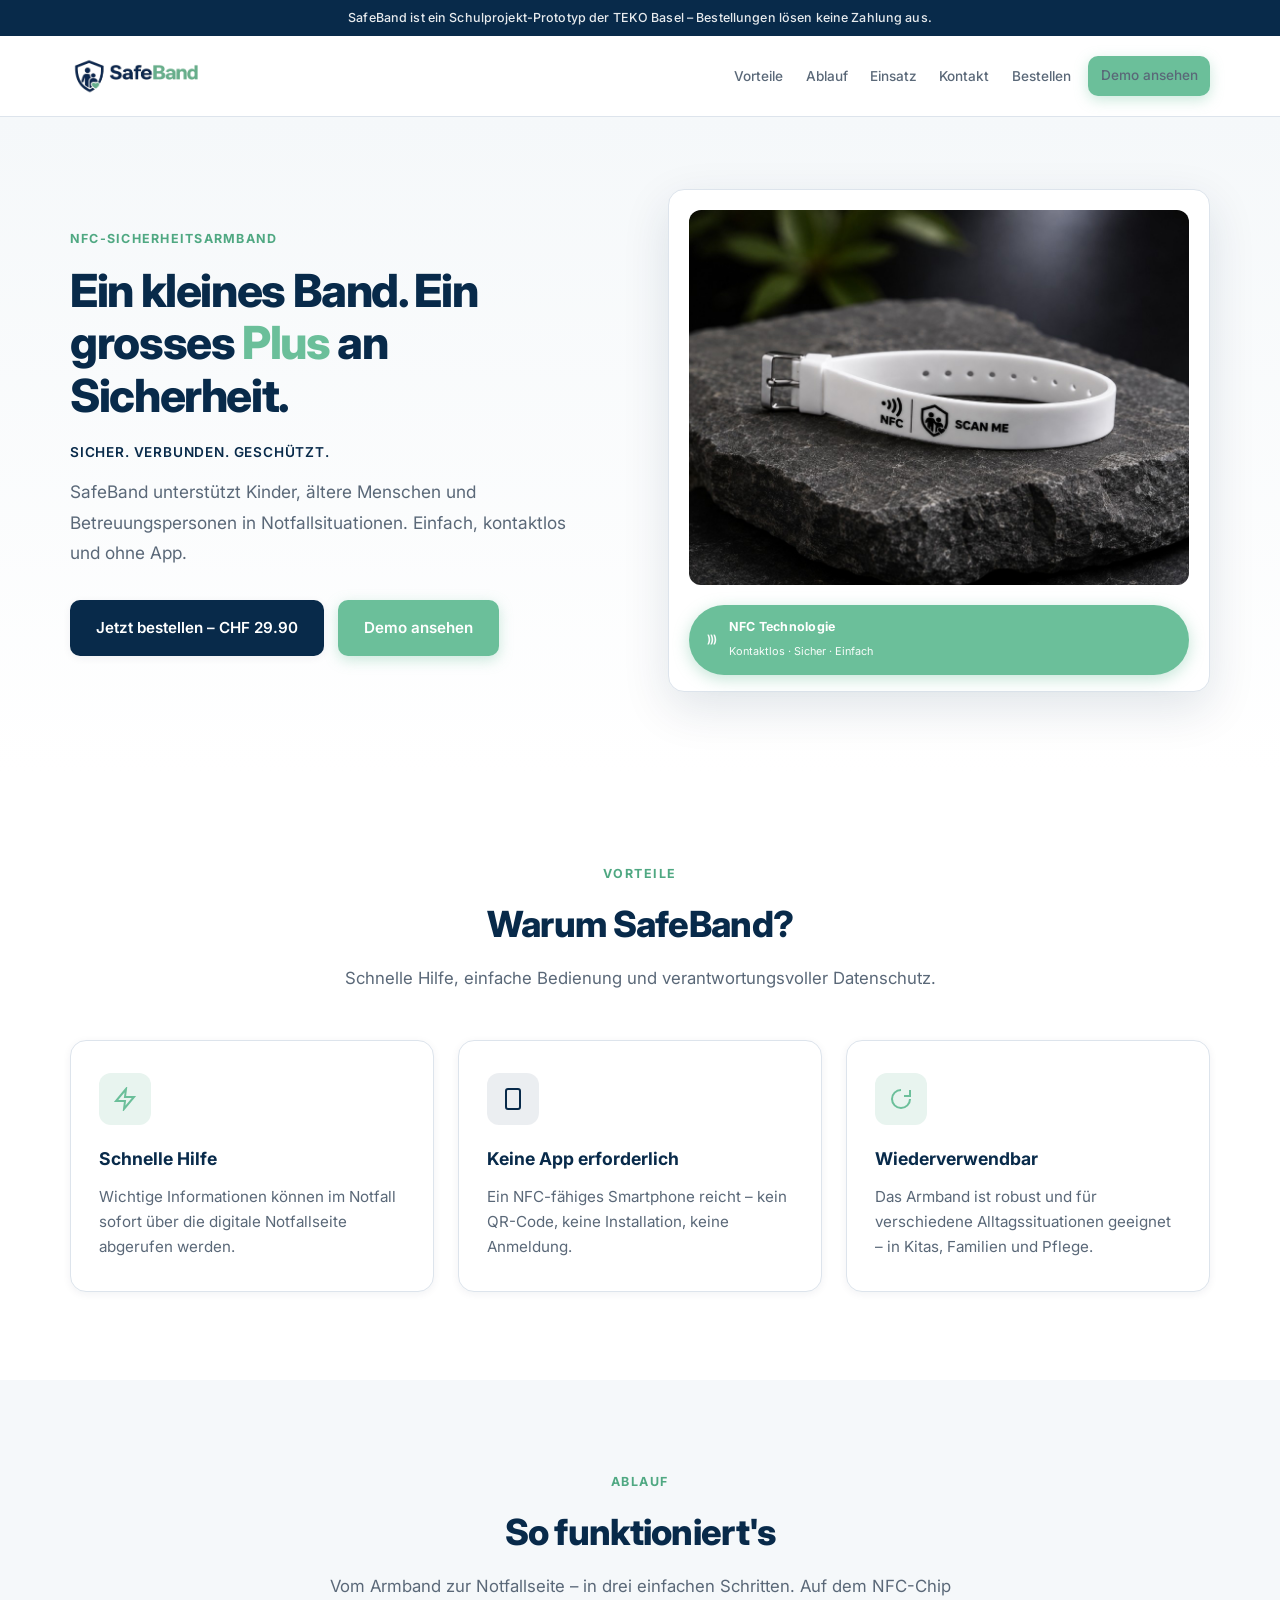
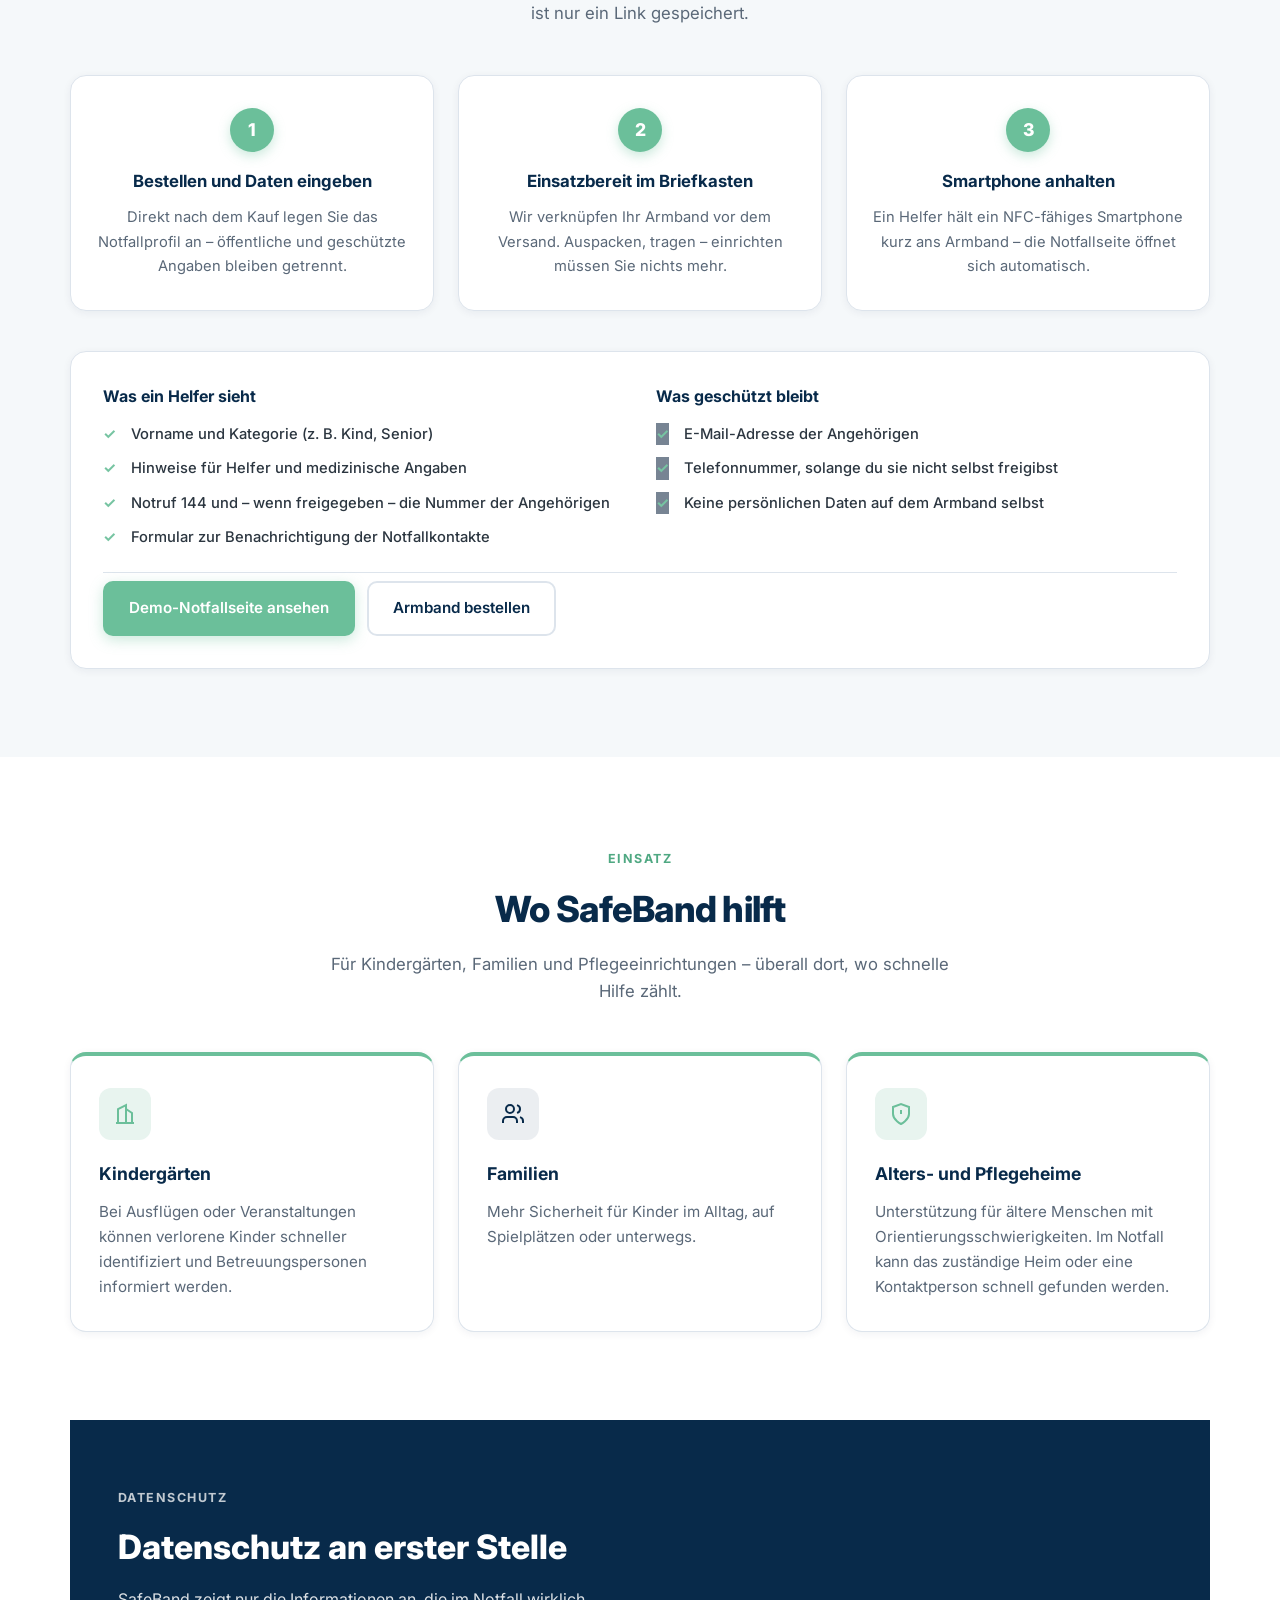
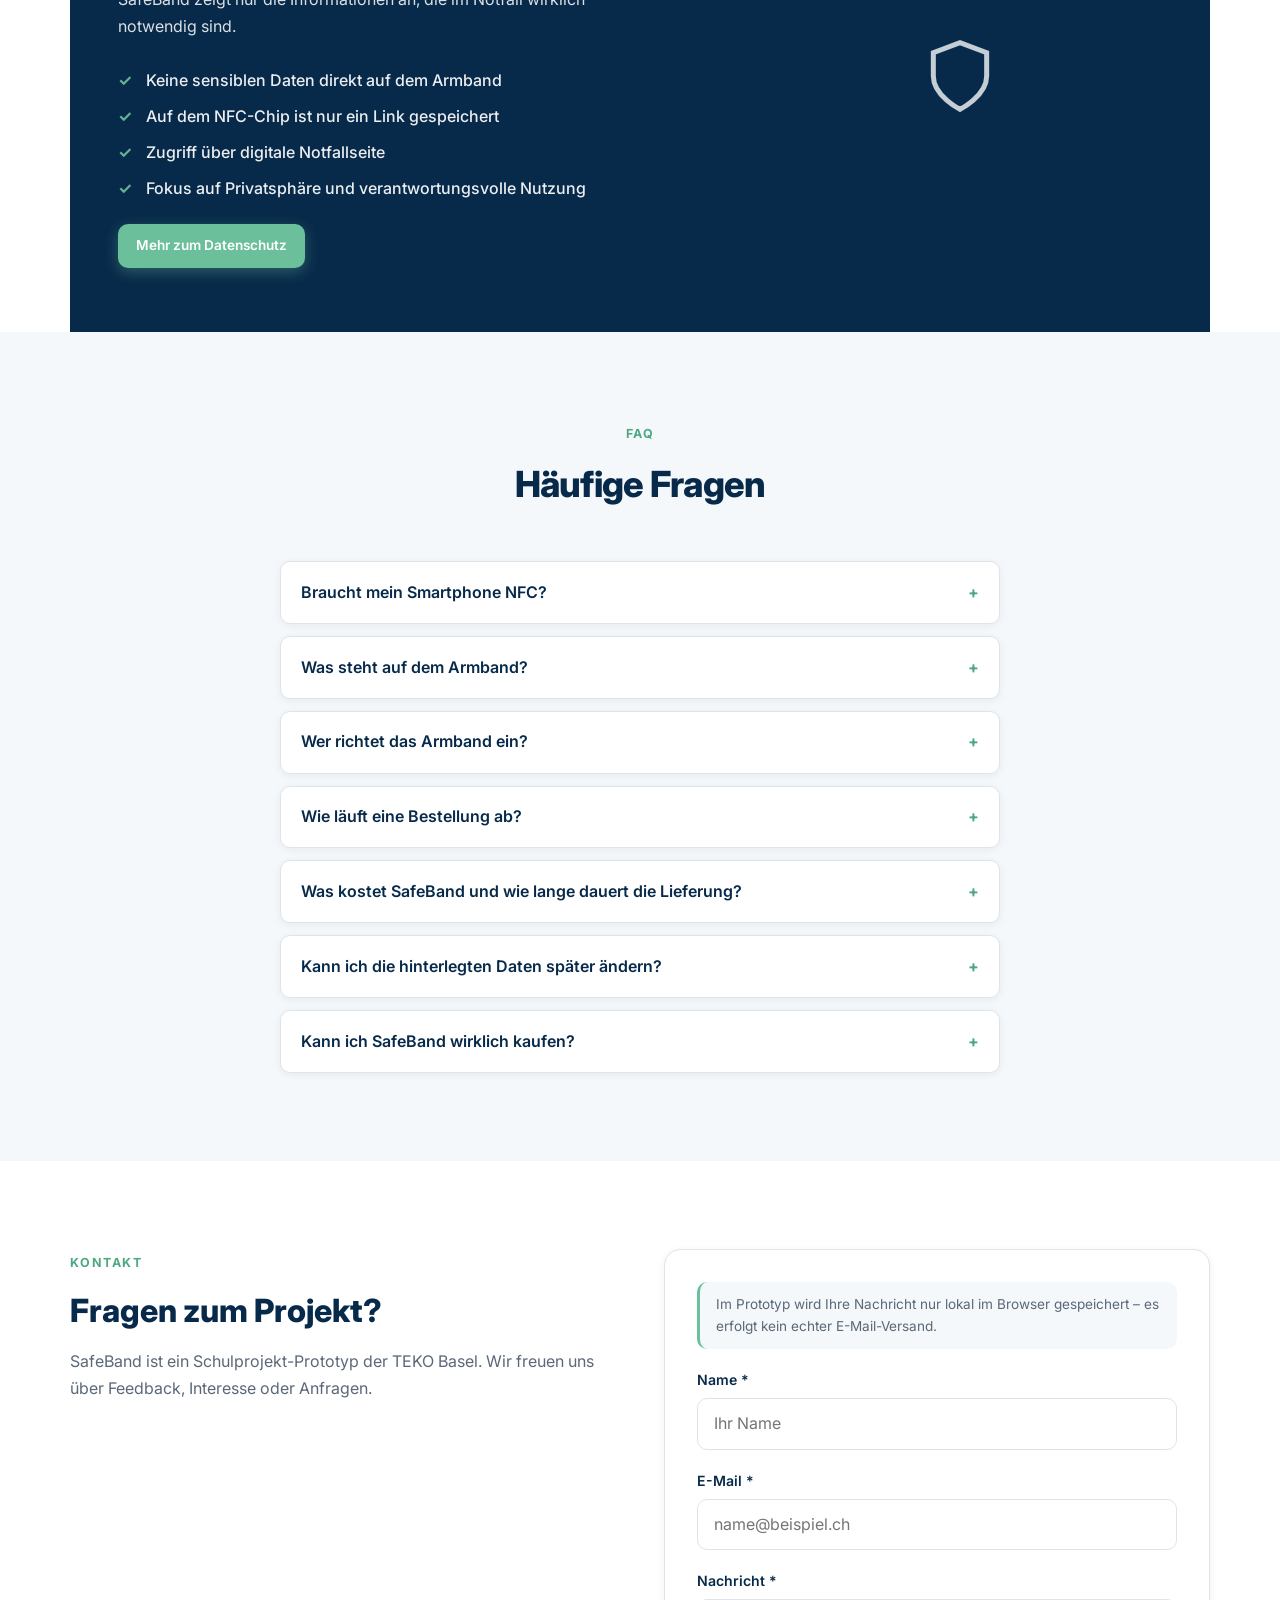
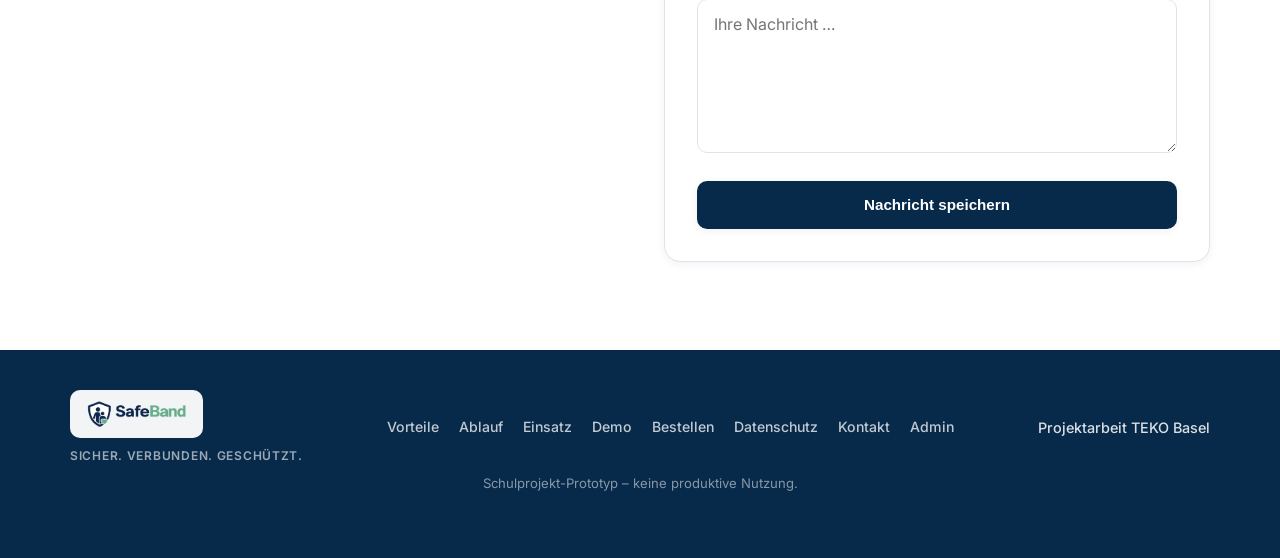
<file: index.html>
<!DOCTYPE html>
<html lang="de">
<head>
  <meta charset="UTF-8">
  <meta name="viewport" content="width=device-width, initial-scale=1.0">
  <meta name="description" content="SafeBand – NFC-Sicherheitsarmband für Kinder, ältere Menschen und Betreuungspersonen. Schnelle Hilfe im Notfall – ohne App.">
  <title>SafeBand – Sicher. Verbunden. Geschützt.</title>
  <link rel="preconnect" href="https://fonts.googleapis.com">
  <link rel="preconnect" href="https://fonts.gstatic.com" crossorigin>
  <link href="https://fonts.googleapis.com/css2?family=Inter:wght@400;500;600;700;800&display=swap" rel="stylesheet">
  <link rel="stylesheet" href="style.css">
</head>
<body class="page-landing">

  <div class="prototype-banner" role="note">
    SafeBand ist ein Schulprojekt-Prototyp der TEKO Basel – Bestellungen lösen keine Zahlung aus.
  </div>

  <header class="site-header" id="start">
    <nav class="nav container">
      <a href="#start" class="brand">
        <img src="assets/Safeband_logo.png" alt="SafeBand – Sicher. Verbunden. Geschützt." class="brand-logo" width="132" height="40">
      </a>
      <button class="nav-toggle" type="button" aria-label="Menü öffnen" aria-expanded="false">
        <span></span><span></span><span></span>
      </button>
      <ul class="nav-links">
        <li><a href="#vorteile">Vorteile</a></li>
        <li><a href="#so-funktionierts">Ablauf</a></li>
        <li><a href="#wo-hilft">Einsatz</a></li>
        <li><a href="#kontakt">Kontakt</a></li>
        <li><a href="bestellen.html">Bestellen</a></li>
        <li class="nav-cta"><a href="/n/DEMO0001" class="btn btn-mint btn-sm">Demo ansehen</a></li>
      </ul>
    </nav>
  </header>

  <main>

    <section class="hero">
      <div class="container hero-grid">
        <div class="hero-copy">
          <p class="eyebrow">NFC-Sicherheitsarmband</p>
          <h1>Ein kleines Band. Ein grosses <span class="c-mint">Plus</span> an Sicherheit.</h1>
          <p class="hero-tagline">Sicher. Verbunden. Geschützt.</p>
          <p class="lead">
            SafeBand unterstützt Kinder, ältere Menschen und Betreuungspersonen in Notfallsituationen.
            Einfach, kontaktlos und ohne App.
          </p>
          <div class="hero-actions">
            <a href="bestellen.html" class="btn btn-primary">Jetzt bestellen – CHF 29.90</a>
            <a href="/n/DEMO0001" class="btn btn-mint">Demo ansehen</a>
          </div>
        </div>
        <div class="hero-visual">
          <div class="product-frame">
            <img src="assets/product-band.png"
                 alt="Weisses SafeBand NFC-Silikonarmband mit schwarzem Aufdruck „NFC – Scan me“ auf einem Steinquader"
                 class="product-image" width="1024" height="768">
            <div class="product-chip">
              <span class="nfc-waves" aria-hidden="true">)))</span>
              <div>
                <strong>NFC Technologie</strong>
                <span>Kontaktlos · Sicher · Einfach</span>
              </div>
            </div>
          </div>
        </div>
      </div>
    </section>

    <section class="section" id="vorteile">
      <div class="container">
        <header class="section-header">
          <span class="section-label">Vorteile</span>
          <h2>Warum SafeBand?</h2>
          <p>Schnelle Hilfe, einfache Bedienung und verantwortungsvoller Datenschutz.</p>
        </header>
        <div class="card-grid card-grid--3">
          <article class="card">
            <div class="card-icon card-icon--mint">
              <svg width="24" height="24" viewBox="0 0 24 24" fill="none" stroke="currentColor" stroke-width="2"><path d="M13 2 3 14h9l-1 8 10-12h-9l1-8z"/></svg>
            </div>
            <h3>Schnelle Hilfe</h3>
            <p>Wichtige Informationen können im Notfall sofort über die digitale Notfallseite abgerufen werden.</p>
          </article>
          <article class="card">
            <div class="card-icon card-icon--navy">
              <svg width="24" height="24" viewBox="0 0 24 24" fill="none" stroke="currentColor" stroke-width="2"><rect x="5" y="2" width="14" height="20" rx="2"/><path d="M12 18h.01"/></svg>
            </div>
            <h3>Keine App erforderlich</h3>
            <p>Ein NFC-fähiges Smartphone reicht – kein QR-Code, keine Installation, keine Anmeldung.</p>
          </article>
          <article class="card">
            <div class="card-icon card-icon--mint">
              <svg width="24" height="24" viewBox="0 0 24 24" fill="none" stroke="currentColor" stroke-width="2"><path d="M21 12a9 9 0 1 1-9-9"/><path d="M21 3v6h-6"/></svg>
            </div>
            <h3>Wiederverwendbar</h3>
            <p>Das Armband ist robust und für verschiedene Alltagssituationen geeignet – in Kitas, Familien und Pflege.</p>
          </article>
        </div>
      </div>
    </section>

    <section class="section section-alt" id="so-funktionierts">
      <div class="container">
        <header class="section-header">
          <span class="section-label">Ablauf</span>
          <h2>So funktioniert's</h2>
          <p>Vom Armband zur Notfallseite – in drei einfachen Schritten. Auf dem NFC-Chip ist nur ein Link gespeichert.</p>
        </header>
        <div class="steps">
          <article class="step">
            <span class="step-num">1</span>
            <h3>Bestellen und Daten eingeben</h3>
            <p>Direkt nach dem Kauf legen Sie das Notfallprofil an – öffentliche und geschützte Angaben bleiben getrennt.</p>
          </article>
          <article class="step">
            <span class="step-num">2</span>
            <h3>Einsatzbereit im Briefkasten</h3>
            <p>Wir verknüpfen Ihr Armband vor dem Versand. Auspacken, tragen – einrichten müssen Sie nichts mehr.</p>
          </article>
          <article class="step">
            <span class="step-num">3</span>
            <h3>Smartphone anhalten</h3>
            <p>Ein Helfer hält ein NFC-fähiges Smartphone kurz ans Armband – die Notfallseite öffnet sich automatisch.</p>
          </article>
        </div>

        <div class="helper-info">
          <div class="helper-info-col">
            <h3>Was ein Helfer sieht</h3>
            <ul class="check-list check-list--compact">
              <li>Vorname und Kategorie (z.&nbsp;B. Kind, Senior)</li>
              <li>Hinweise für Helfer und medizinische Angaben</li>
              <li>Notruf 144 und – wenn freigegeben – die Nummer der Angehörigen</li>
              <li>Formular zur Benachrichtigung der Notfallkontakte</li>
            </ul>
          </div>
          <div class="helper-info-col">
            <h3>Was geschützt bleibt</h3>
            <ul class="check-list check-list--compact check-list--muted">
              <li>E-Mail-Adresse der Angehörigen</li>
              <li>Telefonnummer, solange du sie nicht selbst freigibst</li>
              <li>Keine persönlichen Daten auf dem Armband selbst</li>
            </ul>
          </div>
          <div class="helper-info-actions">
            <a href="/n/DEMO0001" class="btn btn-mint">Demo-Notfallseite ansehen</a>
            <a href="bestellen.html" class="btn btn-secondary">Armband bestellen</a>
          </div>
        </div>
      </div>
    </section>

    <section class="section" id="wo-hilft">
      <div class="container">
        <header class="section-header">
          <span class="section-label">Einsatz</span>
          <h2>Wo SafeBand hilft</h2>
          <p>Für Kindergärten, Familien und Pflegeeinrichtungen – überall dort, wo schnelle Hilfe zählt.</p>
        </header>
        <div class="card-grid card-grid--3">
          <article class="card card-accent">
            <div class="card-icon card-icon--mint">
              <svg width="24" height="24" viewBox="0 0 24 24" fill="none" stroke="currentColor" stroke-width="2"><path d="M3 21h18"/><path d="M5 21V7l8-4v18"/><path d="M19 21V11l-6-4"/><path d="M9 9v.01"/><path d="M9 12v.01"/><path d="M9 15v.01"/><path d="M9 18v.01"/></svg>
            </div>
            <h3>Kindergärten</h3>
            <p>
              Bei Ausflügen oder Veranstaltungen können verlorene Kinder schneller identifiziert
              und Betreuungspersonen informiert werden.
            </p>
          </article>
          <article class="card card-accent">
            <div class="card-icon card-icon--navy">
              <svg width="24" height="24" viewBox="0 0 24 24" fill="none" stroke="currentColor" stroke-width="2"><path d="M16 21v-2a4 4 0 0 0-4-4H6a4 4 0 0 0-4 4v2"/><circle cx="9" cy="7" r="4"/><path d="M22 21v-2a4 4 0 0 0-3-3.87"/><path d="M16 3.13a4 4 0 0 1 0 7.75"/></svg>
            </div>
            <h3>Familien</h3>
            <p>Mehr Sicherheit für Kinder im Alltag, auf Spielplätzen oder unterwegs.</p>
          </article>
          <article class="card card-accent">
            <div class="card-icon card-icon--mint">
              <svg width="24" height="24" viewBox="0 0 24 24" fill="none" stroke="currentColor" stroke-width="2"><path d="M12 22s8-4 8-10V5l-8-3-8 3v7c0 6 8 10 8 10z"/><path d="M12 8v4"/><path d="M12 16h.01"/></svg>
            </div>
            <h3>Alters- und Pflegeheime</h3>
            <p>
              Unterstützung für ältere Menschen mit Orientierungsschwierigkeiten. Im Notfall kann das
              zuständige Heim oder eine Kontaktperson schnell gefunden werden.
            </p>
          </article>
        </div>
      </div>
    </section>

    <section class="section section-privacy" id="datenschutz">
      <div class="container privacy-box">
        <div class="privacy-content">
          <span class="section-label section-label-light">Datenschutz</span>
          <h2>Datenschutz an erster Stelle</h2>
          <p class="privacy-lead">
            SafeBand zeigt nur die Informationen an, die im Notfall wirklich notwendig sind.
          </p>
          <ul class="check-list">
            <li>Keine sensiblen Daten direkt auf dem Armband</li>
            <li>Auf dem NFC-Chip ist nur ein Link gespeichert</li>
            <li>Zugriff über digitale Notfallseite</li>
            <li>Fokus auf Privatsphäre und verantwortungsvolle Nutzung</li>
          </ul>
          <a href="datenschutz.html" class="btn btn-mint btn-sm privacy-link">Mehr zum Datenschutz</a>
        </div>
        <div class="privacy-visual" aria-hidden="true">
          <svg width="80" height="80" viewBox="0 0 24 24" fill="none" stroke="rgba(255,255,255,0.9)" stroke-width="1.5"><path d="M12 22s8-4 8-10V5l-8-3-8 3v7c0 6 8 10 8 10z"/></svg>
        </div>
      </div>
    </section>

    <section class="section section-alt" id="faq">
      <div class="container">
        <header class="section-header">
          <span class="section-label">FAQ</span>
          <h2>Häufige Fragen</h2>
        </header>
        <div class="faq-list">
          <details class="faq-item">
            <summary>Braucht mein Smartphone NFC?</summary>
            <p>Ja, zum Auslesen des Armbands benötigt das Helfer-Smartphone NFC. Die meisten aktuellen Android- und iPhone-Modelle (ab iPhone 7) unterstützen das.</p>
          </details>
          <details class="faq-item">
            <summary>Was steht auf dem Armband?</summary>
            <p>Nur ein NFC-Chip mit einem Link zur Notfallseite – keine Namen, Telefonnummern oder medizinischen Daten direkt auf dem Band.</p>
          </details>
          <details class="faq-item">
            <summary>Wer richtet das Armband ein?</summary>
            <p>Eltern, Betreuungspersonen oder Einrichtungen legen das Notfallprofil direkt nach der Bestellung an und entscheiden dabei, welche Informationen öffentlich sichtbar sind.</p>
          </details>
          <details class="faq-item">
            <summary>Wie läuft eine Bestellung ab?</summary>
            <p>Sie bestellen das Armband, erhalten eine Bestellnummer und hinterlegen anschliessend die Notfalldaten. Wir verknüpfen Ihr Band vor dem Versand mit diesem Profil – beim Auspacken müssen Sie nichts mehr einrichten.</p>
          </details>
          <details class="faq-item">
            <summary>Was kostet SafeBand und wie lange dauert die Lieferung?</summary>
            <p>Ein Armband kostet CHF 29.90 inklusive Notfallprofil und Verwaltungslink. Der Versand kostet CHF 3.50 und dauert 2–4 Werktage innerhalb der Schweiz.</p>
          </details>
          <details class="faq-item">
            <summary>Kann ich die hinterlegten Daten später ändern?</summary>
            <p>Ja. Nach der Einrichtung erhalten Sie einen persönlichen Verwaltungslink. Darüber ändern Sie die Angaben jederzeit oder sperren das Armband bei Verlust – das Band selbst bleibt unangetastet.</p>
          </details>
          <details class="faq-item">
            <summary>Kann ich SafeBand wirklich kaufen?</summary>
            <p>Nein. SafeBand entsteht als Schulprojektarbeit der TEKO Basel. Die Bestellseite zeigt den Ablauf realitätsnah, löst aber keine Zahlung aus und verschickt kein Paket.</p>
          </details>
        </div>
      </div>
    </section>

    <section class="section" id="kontakt">
      <div class="container contact-grid">
        <div class="contact-info">
          <span class="section-label">Kontakt</span>
          <h2>Fragen zum Projekt?</h2>
          <p>
            SafeBand ist ein Schulprojekt-Prototyp der TEKO Basel. Wir freuen uns über Feedback,
            Interesse oder Anfragen.
          </p>
        </div>
        <form id="contact-form" class="contact-form" novalidate>
          <p class="form-hint">Im Prototyp wird Ihre Nachricht nur lokal im Browser gespeichert – es erfolgt kein echter E-Mail-Versand.</p>
          <div class="form-row">
            <label for="contact-name">Name *</label>
            <input type="text" id="contact-name" name="name" required maxlength="80" placeholder="Ihr Name">
          </div>
          <div class="form-row">
            <label for="contact-email">E-Mail *</label>
            <input type="email" id="contact-email" name="email" required maxlength="120" placeholder="name@beispiel.ch">
          </div>
          <div class="form-row">
            <label for="contact-message">Nachricht *</label>
            <textarea id="contact-message" name="message" rows="5" required maxlength="600" placeholder="Ihre Nachricht …"></textarea>
          </div>
          <button type="submit" class="btn btn-primary btn-full">Nachricht speichern</button>
          <p id="contact-success" class="form-success hidden" role="status">Danke! Ihre Nachricht wurde im Prototyp lokal gespeichert.</p>
        </form>
      </div>
    </section>

  </main>

  <footer class="site-footer">
    <div class="container footer-inner">
      <div class="footer-brand">
        <div class="footer-logo-wrap">
          <img src="assets/Safeband_logo.png" alt="SafeBand" class="brand-logo brand-logo--sm" width="106" height="32">
        </div>
        <p class="footer-tagline">Sicher. Verbunden. Geschützt.</p>
      </div>
      <nav class="footer-nav" aria-label="Footer Navigation">
        <a href="#vorteile">Vorteile</a>
        <a href="#so-funktionierts">Ablauf</a>
        <a href="#wo-hilft">Einsatz</a>
        <a href="/n/DEMO0001">Demo</a>
        <a href="bestellen.html">Bestellen</a>
        <a href="datenschutz.html">Datenschutz</a>
        <a href="#kontakt">Kontakt</a>
        <a href="admin.html">Admin</a>
      </nav>
      <p class="footer-meta">Projektarbeit TEKO Basel</p>
    </div>
    <p class="footer-note">Schulprojekt-Prototyp – keine produktive Nutzung.</p>
  </footer>

  <script src="script.js"></script>
</body>
</html>
</file>
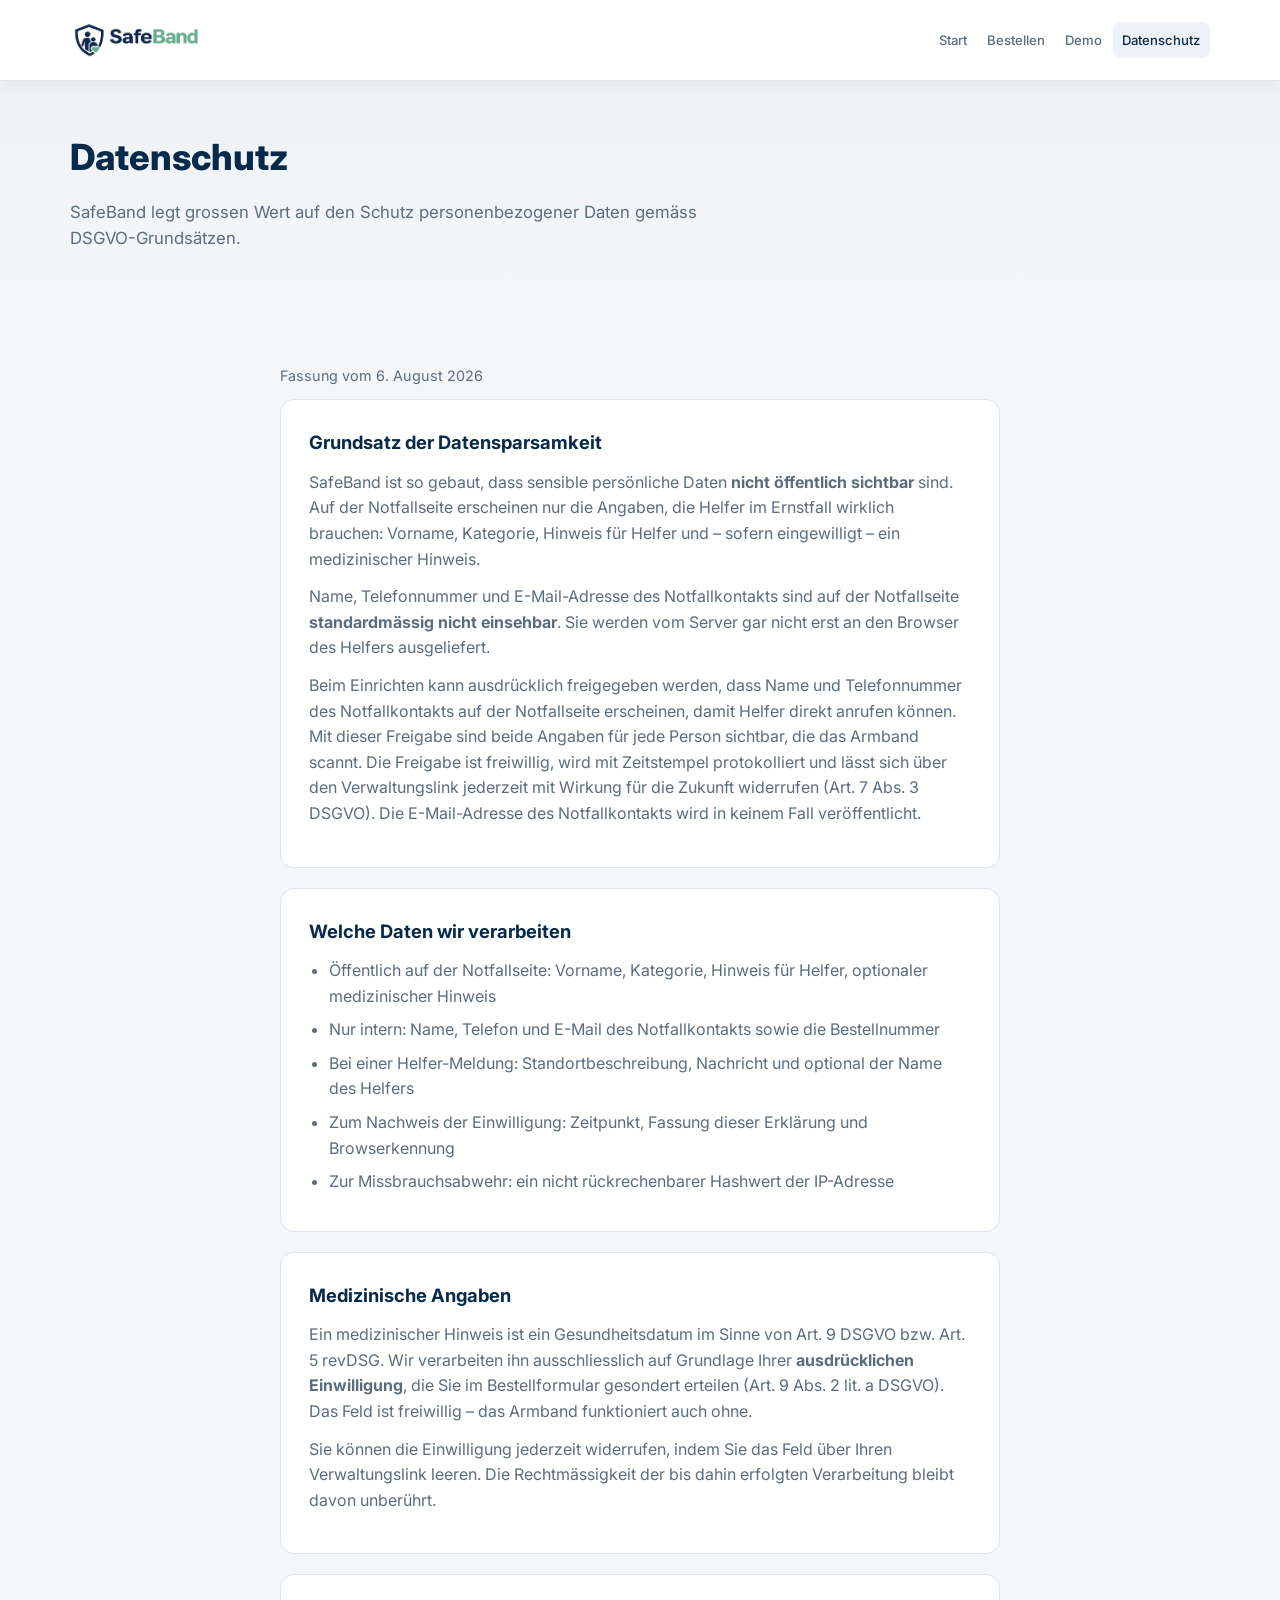
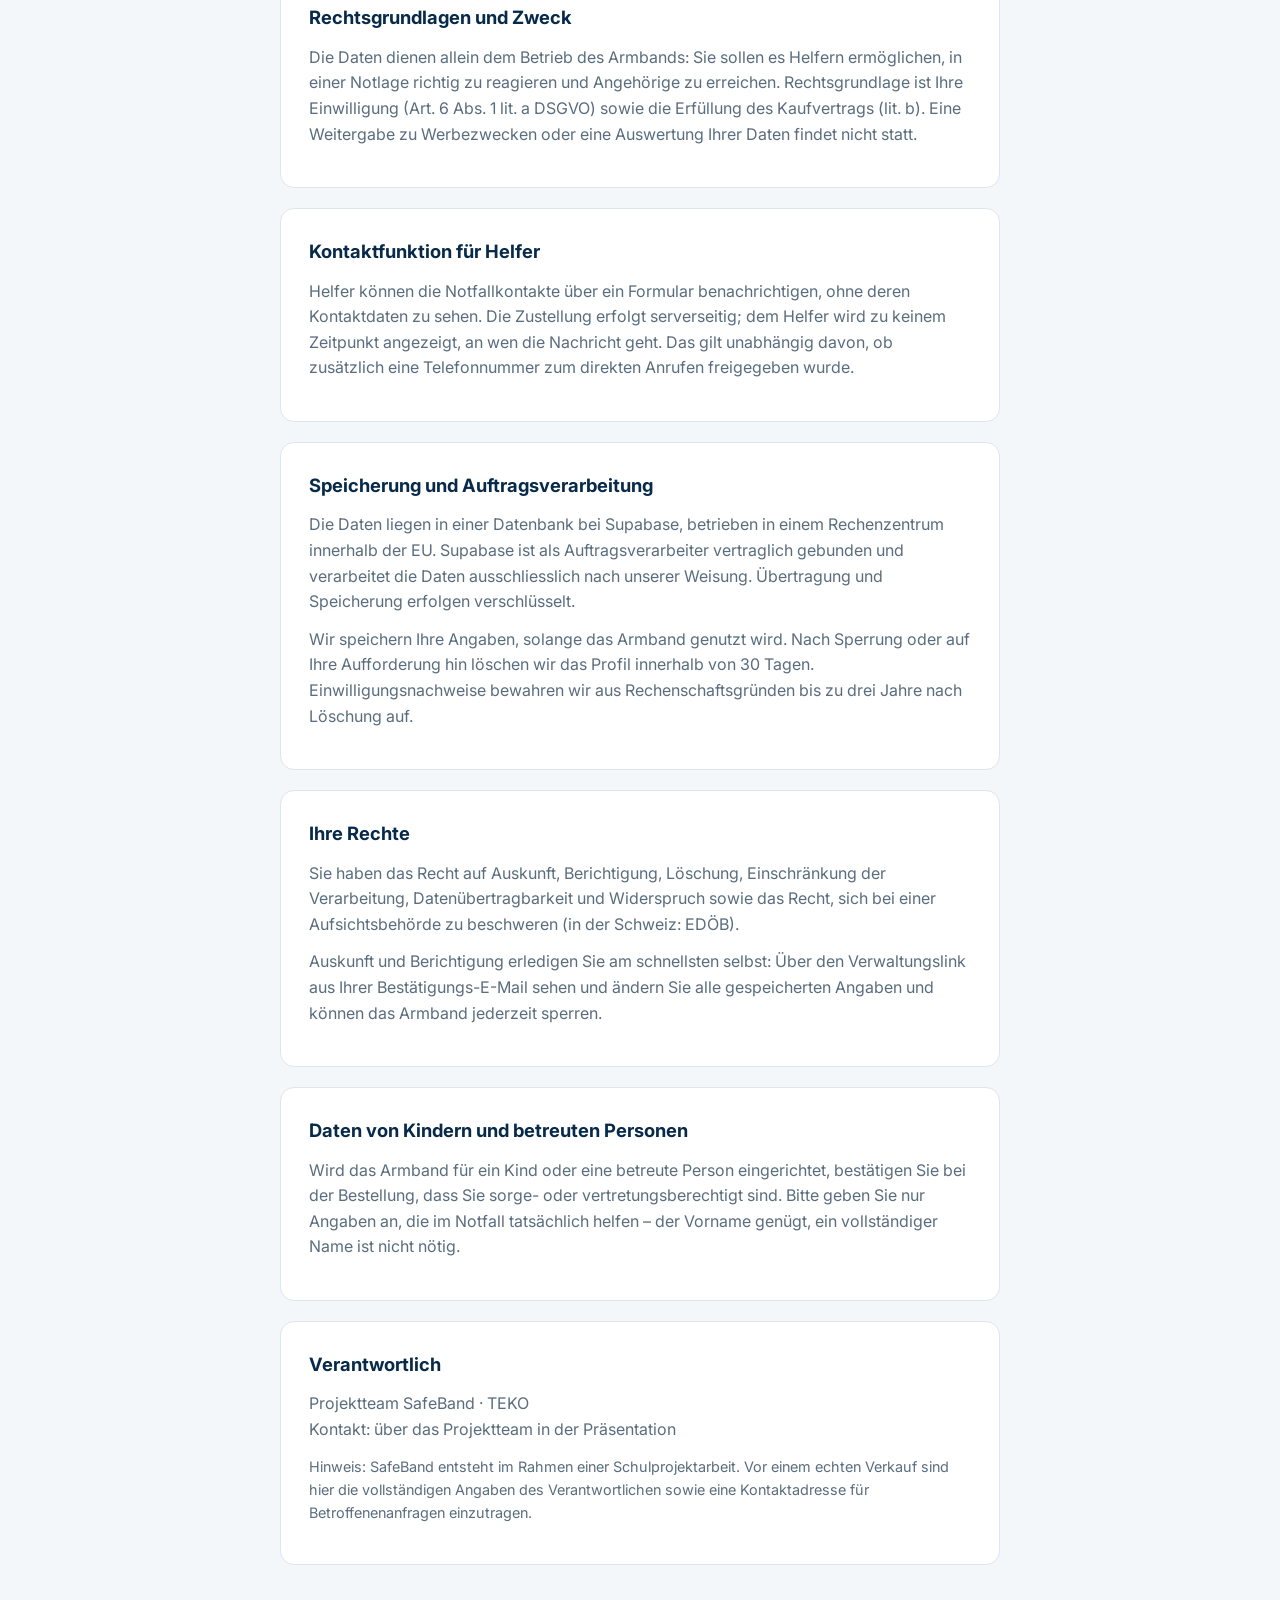
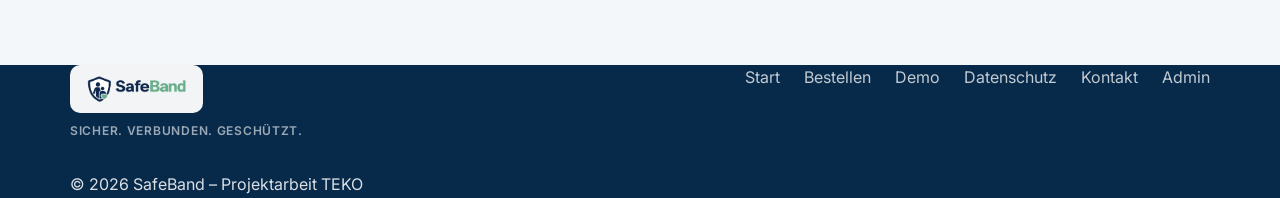
<file: datenschutz.html>
<!DOCTYPE html>
<html lang="de">
<head>
  <meta charset="UTF-8">
  <meta name="viewport" content="width=device-width, initial-scale=1.0">
  <meta name="description" content="SafeBand Datenschutz – Schutz personenbezogener Daten.">
  <title>Datenschutz – SafeBand</title>
  <link rel="preconnect" href="https://fonts.googleapis.com">
  <link rel="preconnect" href="https://fonts.gstatic.com" crossorigin>
  <link href="https://fonts.googleapis.com/css2?family=Inter:wght@400;500;600;700;800&display=swap" rel="stylesheet">
  <link rel="stylesheet" href="css/style.css">
</head>
<body>
  <header class="site-header">
    <nav class="nav container">
      <a href="index.html" class="logo-block">
        <img src="assets/Safeband_logo.png" alt="SafeBand – Sicher. Verbunden. Geschützt." class="site-logo" width="132" height="40">
      </a>
      <button class="nav-toggle" aria-label="Menü öffnen" aria-expanded="false">
        <span></span><span></span><span></span>
      </button>
      <ul class="nav-links">
        <li><a href="index.html">Start</a></li>
        <li><a href="bestellen.html">Bestellen</a></li>
        <li><a href="/n/DEMO0001">Demo</a></li>
        <li><a href="datenschutz.html" class="active">Datenschutz</a></li>
      </ul>
    </nav>
  </header>

  <main>
    <section class="page-hero">
      <div class="container">
        <h1>Datenschutz</h1>
        <p>SafeBand legt grossen Wert auf den Schutz personenbezogener Daten gemäss DSGVO-Grundsätzen.</p>
      </div>
    </section>

    <section class="section">
      <div class="container legal-content">
        <p class="form-hint">Fassung vom 6. August 2026</p>

        <article>
          <h2>Grundsatz der Datensparsamkeit</h2>
          <p>
            SafeBand ist so gebaut, dass sensible persönliche Daten <strong>nicht öffentlich sichtbar</strong> sind.
            Auf der Notfallseite erscheinen nur die Angaben, die Helfer im Ernstfall wirklich brauchen:
            Vorname, Kategorie, Hinweis für Helfer und – sofern eingewilligt – ein medizinischer Hinweis.
          </p>
          <p>
            Name, Telefonnummer und E-Mail-Adresse des Notfallkontakts sind auf der Notfallseite
            <strong>standardmässig nicht einsehbar</strong>. Sie werden vom Server gar nicht erst an
            den Browser des Helfers ausgeliefert.
          </p>
          <p>
            Beim Einrichten kann ausdrücklich freigegeben werden, dass Name und Telefonnummer des
            Notfallkontakts auf der Notfallseite erscheinen, damit Helfer direkt anrufen können. Mit
            dieser Freigabe sind beide Angaben für jede Person sichtbar, die das Armband scannt. Die
            Freigabe ist freiwillig, wird mit Zeitstempel protokolliert und lässt sich über den
            Verwaltungslink jederzeit mit Wirkung für die Zukunft widerrufen (Art. 7 Abs. 3 DSGVO).
            Die E-Mail-Adresse des Notfallkontakts wird in keinem Fall veröffentlicht.
          </p>
        </article>

        <article>
          <h2>Welche Daten wir verarbeiten</h2>
          <ul class="tip-list">
            <li>Öffentlich auf der Notfallseite: Vorname, Kategorie, Hinweis für Helfer, optionaler medizinischer Hinweis</li>
            <li>Nur intern: Name, Telefon und E-Mail des Notfallkontakts sowie die Bestellnummer</li>
            <li>Bei einer Helfer-Meldung: Standortbeschreibung, Nachricht und optional der Name des Helfers</li>
            <li>Zum Nachweis der Einwilligung: Zeitpunkt, Fassung dieser Erklärung und Browserkennung</li>
            <li>Zur Missbrauchsabwehr: ein nicht rückrechenbarer Hashwert der IP-Adresse</li>
          </ul>
        </article>

        <article>
          <h2>Medizinische Angaben</h2>
          <p>
            Ein medizinischer Hinweis ist ein Gesundheitsdatum im Sinne von Art. 9 DSGVO bzw. Art. 5 revDSG.
            Wir verarbeiten ihn ausschliesslich auf Grundlage Ihrer <strong>ausdrücklichen Einwilligung</strong>,
            die Sie im Bestellformular gesondert erteilen (Art. 9 Abs. 2 lit. a DSGVO). Das Feld ist freiwillig –
            das Armband funktioniert auch ohne.
          </p>
          <p>
            Sie können die Einwilligung jederzeit widerrufen, indem Sie das Feld über Ihren Verwaltungslink
            leeren. Die Rechtmässigkeit der bis dahin erfolgten Verarbeitung bleibt davon unberührt.
          </p>
        </article>

        <article>
          <h2>Rechtsgrundlagen und Zweck</h2>
          <p>
            Die Daten dienen allein dem Betrieb des Armbands: Sie sollen es Helfern ermöglichen, in einer
            Notlage richtig zu reagieren und Angehörige zu erreichen. Rechtsgrundlage ist Ihre Einwilligung
            (Art. 6 Abs. 1 lit. a DSGVO) sowie die Erfüllung des Kaufvertrags (lit. b). Eine Weitergabe zu
            Werbezwecken oder eine Auswertung Ihrer Daten findet nicht statt.
          </p>
        </article>

        <article>
          <h2>Kontaktfunktion für Helfer</h2>
          <p>
            Helfer können die Notfallkontakte über ein Formular benachrichtigen, ohne deren Kontaktdaten zu
            sehen. Die Zustellung erfolgt serverseitig; dem Helfer wird zu keinem Zeitpunkt angezeigt, an wen
            die Nachricht geht. Das gilt unabhängig davon, ob zusätzlich eine Telefonnummer zum direkten
            Anrufen freigegeben wurde.
          </p>
        </article>

        <article>
          <h2>Speicherung und Auftragsverarbeitung</h2>
          <p>
            Die Daten liegen in einer Datenbank bei Supabase, betrieben in einem Rechenzentrum innerhalb der
            EU. Supabase ist als Auftragsverarbeiter vertraglich gebunden und verarbeitet die Daten
            ausschliesslich nach unserer Weisung. Übertragung und Speicherung erfolgen verschlüsselt.
          </p>
          <p>
            Wir speichern Ihre Angaben, solange das Armband genutzt wird. Nach Sperrung oder auf Ihre
            Aufforderung hin löschen wir das Profil innerhalb von 30 Tagen. Einwilligungsnachweise bewahren
            wir aus Rechenschaftsgründen bis zu drei Jahre nach Löschung auf.
          </p>
        </article>

        <article>
          <h2>Ihre Rechte</h2>
          <p>
            Sie haben das Recht auf Auskunft, Berichtigung, Löschung, Einschränkung der Verarbeitung,
            Datenübertragbarkeit und Widerspruch sowie das Recht, sich bei einer Aufsichtsbehörde zu
            beschweren (in der Schweiz: EDÖB).
          </p>
          <p>
            Auskunft und Berichtigung erledigen Sie am schnellsten selbst: Über den Verwaltungslink aus Ihrer
            Bestätigungs-E-Mail sehen und ändern Sie alle gespeicherten Angaben und können das Armband
            jederzeit sperren.
          </p>
        </article>

        <article>
          <h2>Daten von Kindern und betreuten Personen</h2>
          <p>
            Wird das Armband für ein Kind oder eine betreute Person eingerichtet, bestätigen Sie bei der
            Bestellung, dass Sie sorge- oder vertretungsberechtigt sind. Bitte geben Sie nur Angaben an, die
            im Notfall tatsächlich helfen – der Vorname genügt, ein vollständiger Name ist nicht nötig.
          </p>
        </article>

        <article>
          <h2>Verantwortlich</h2>
          <p>
            Projektteam SafeBand · TEKO<br>
            Kontakt: über das Projektteam in der Präsentation
          </p>
          <p class="form-hint">
            Hinweis: SafeBand entsteht im Rahmen einer Schulprojektarbeit. Vor einem echten Verkauf sind
            hier die vollständigen Angaben des Verantwortlichen sowie eine Kontaktadresse für
            Betroffenenanfragen einzutragen.
          </p>
        </article>
      </div>
    </section>
  </main>

  <footer class="site-footer">
    <div class="container footer-content">
      <div class="footer-brand">
        <div class="footer-logo-wrap">
          <img src="assets/Safeband_logo.png" alt="SafeBand" class="site-logo site-logo--sm" width="106" height="32">
        </div>
        <p class="footer-tagline">Sicher. Verbunden. Geschützt.</p>
      </div>
      <nav class="footer-nav" aria-label="Footer Navigation">
        <a href="index.html">Start</a>
        <a href="bestellen.html">Bestellen</a>
        <a href="/n/DEMO0001">Demo</a>
        <a href="datenschutz.html">Datenschutz</a>
        <a href="index.html#kontakt">Kontakt</a>
        <a href="admin.html">Admin</a>
      </nav>
    </div>
    <div class="container footer-bottom">
      <p>&copy; 2026 SafeBand – Projektarbeit TEKO</p>
    </div>
  </footer>

  <script src="js/main.js"></script>
</body>
</html>
</file>
<file: style.css>
/* SafeBand – Landing & Notfallseite */

:root {
  --navy: #082A4A;
  --navy-dark: #061e36;
  --mint: #6BBF9A;
  --mint-dark: #4fa882;
  --mint-light: #e8f4ef;
  --white: #FFFFFF;
  --gray-bg: #F5F8FA;
  --gray-100: #eef2f6;
  --gray-200: #dde4ec;
  --gray-500: #6b7a8a;
  --text: #1a2530;
  --text-muted: #5a6878;
  --radius: 16px;
  --radius-sm: 10px;
  --shadow-sm: 0 2px 8px rgba(8, 42, 74, 0.06);
  --shadow-md: 0 8px 28px rgba(8, 42, 74, 0.1);
  --shadow-lg: 0 16px 48px rgba(8, 42, 74, 0.12);
  --header-height: 80px;
  --max-width: 1140px;
  --font: "Inter", -apple-system, BlinkMacSystemFont, "Segoe UI", Roboto, "Helvetica Neue", Arial, sans-serif;
}

*,
*::before,
*::after {
  box-sizing: border-box;
  margin: 0;
  padding: 0;
}

html {
  scroll-behavior: smooth;
}

body {
  font-family: var(--font);
  color: var(--text);
  background: var(--white);
  line-height: 1.6;
  -webkit-font-smoothing: antialiased;
}

.prototype-banner {
  background: var(--navy);
  color: rgba(255, 255, 255, 0.9);
  text-align: center;
  padding: 0.5rem 1rem;
  font-size: 0.78rem;
  font-weight: 500;
  letter-spacing: 0.01em;
}

img {
  max-width: 100%;
  height: auto;
  display: block;
}

a {
  color: inherit;
  text-decoration: none;
}

ul {
  list-style: none;
}

.container {
  width: min(100% - 2.5rem, var(--max-width));
  margin-inline: auto;
}

.hidden {
  display: none !important;
}

/* ── Header ── */

.site-header {
  position: sticky;
  top: 0;
  z-index: 100;
  background: rgba(255, 255, 255, 0.94);
  backdrop-filter: blur(12px);
  border-bottom: 1px solid var(--gray-200);
}

.nav {
  display: flex;
  align-items: center;
  justify-content: space-between;
  min-height: var(--header-height);
  gap: 1rem;
  padding-block: 0.65rem;
}

.brand {
  display: flex;
  align-items: center;
  gap: 0.7rem;
  flex-shrink: 0;
  text-decoration: none;
  color: inherit;
}

.brand--compact {
  gap: 0.5rem;
}

.brand-logo {
  height: 40px;
  width: auto;
  flex-shrink: 0;
  display: block;
}

.brand-logo--sm {
  height: 32px;
}

.brand-text {
  display: flex;
  flex-direction: column;
  line-height: 1.15;
}

.brand-name {
  font-size: 1.35rem;
  font-weight: 800;
  letter-spacing: -0.02em;
}

.brand-line {
  display: block;
  width: 100%;
  max-width: 148px;
  height: 2px;
  background: var(--navy);
  margin: 0.28rem 0 0.38rem;
  border-radius: 1px;
}

.brand-line--footer {
  background: rgba(255, 255, 255, 0.45);
  max-width: 120px;
  margin-top: 0.35rem;
}

.brand-tagline {
  font-size: 0.62rem;
  font-weight: 600;
  color: var(--navy);
  letter-spacing: 0.08em;
  text-transform: uppercase;
}

.c-navy { color: var(--navy); }
.c-mint { color: var(--mint); }
.c-white { color: var(--white); }

.nav-links {
  display: flex;
  align-items: center;
  gap: 0.1rem;
  flex-wrap: wrap;
  justify-content: flex-end;
}

.nav-links a {
  padding: 0.45rem 0.65rem;
  border-radius: var(--radius-sm);
  font-size: 0.85rem;
  font-weight: 500;
  color: var(--text-muted);
  transition: background 0.2s, color 0.2s;
}

.nav-links a:hover {
  background: var(--gray-bg);
  color: var(--navy);
}

.nav-cta {
  margin-left: 0.35rem;
}

.nav-toggle {
  display: none;
  flex-direction: column;
  justify-content: center;
  gap: 5px;
  width: 44px;
  height: 44px;
  padding: 10px;
  border: none;
  background: transparent;
  cursor: pointer;
  border-radius: var(--radius-sm);
}

.nav-toggle span {
  display: block;
  height: 2px;
  background: var(--navy);
  border-radius: 2px;
}

/* ── Buttons ── */

.btn {
  display: inline-flex;
  align-items: center;
  justify-content: center;
  gap: 0.5rem;
  padding: 0.85rem 1.5rem;
  border-radius: var(--radius-sm);
  font-size: 0.95rem;
  font-weight: 600;
  border: 2px solid transparent;
  cursor: pointer;
  transition: transform 0.15s, box-shadow 0.15s, background 0.15s;
}

.btn:hover {
  transform: translateY(-1px);
}

.btn-primary {
  background: var(--navy);
  color: var(--white);
  box-shadow: var(--shadow-sm);
}

.btn-primary:hover {
  background: var(--navy-dark);
  box-shadow: var(--shadow-md);
}

.btn-mint {
  background: var(--mint);
  color: var(--white);
  box-shadow: 0 4px 14px rgba(107, 191, 154, 0.35);
}

.btn-mint:hover {
  background: var(--mint-dark);
  box-shadow: 0 6px 18px rgba(107, 191, 154, 0.45);
}

.btn-secondary {
  background: var(--white);
  color: var(--navy);
  border-color: var(--gray-200);
}

.btn-secondary:hover {
  border-color: var(--mint);
  background: var(--gray-bg);
}

.btn-sm {
  padding: 0.55rem 1rem;
  font-size: 0.85rem;
}

.btn-full {
  width: 100%;
}

/* ── Hero ── */

.hero {
  padding: 4.5rem 0 5rem;
  background: linear-gradient(180deg, var(--gray-bg) 0%, var(--white) 100%);
}

.hero-grid {
  display: grid;
  grid-template-columns: 1fr 1fr;
  gap: 3.5rem;
  align-items: center;
}

.eyebrow {
  display: inline-block;
  font-size: 0.78rem;
  font-weight: 700;
  letter-spacing: 0.1em;
  text-transform: uppercase;
  color: var(--mint-dark);
  margin-bottom: 1rem;
}

.hero-copy h1 {
  font-size: clamp(2rem, 4.5vw, 2.85rem);
  font-weight: 800;
  line-height: 1.15;
  color: var(--navy);
  letter-spacing: -0.03em;
  margin-bottom: 1.25rem;
}

.hero-tagline {
  font-size: 0.85rem;
  font-weight: 600;
  color: var(--navy);
  letter-spacing: 0.06em;
  text-transform: uppercase;
  margin-bottom: 0.85rem;
}

.lead {
  font-size: 1.08rem;
  color: var(--text-muted);
  max-width: 520px;
  line-height: 1.75;
  margin-bottom: 2rem;
}

.hero-actions {
  display: flex;
  flex-wrap: wrap;
  gap: 0.85rem;
}

.product-frame {
  background: var(--white);
  border-radius: var(--radius);
  padding: 1.25rem 1.25rem 1rem;
  box-shadow: var(--shadow-lg);
  border: 1px solid var(--gray-200);
}

/* Das Produktfoto ist dunkel; die Rundung trennt es vom hellen Rahmen. */
.product-image {
  width: 100%;
  height: auto;
  aspect-ratio: 4 / 3;
  object-fit: cover;
  border-radius: 12px;
}

.product-chip {
  display: flex;
  align-items: center;
  gap: 0.75rem;
  margin-top: 1.25rem;
  padding: 0.75rem 1.1rem;
  background: var(--mint);
  color: var(--white);
  border-radius: 50px;
  box-shadow: 0 4px 16px rgba(107, 191, 154, 0.4);
}

.nfc-waves {
  font-size: 0.95rem;
  font-weight: 700;
  letter-spacing: -0.06em;
  flex-shrink: 0;
}

.product-chip strong {
  display: block;
  font-size: 0.78rem;
  letter-spacing: 0.02em;
}

.product-chip span {
  font-size: 0.68rem;
  opacity: 0.95;
}

/* ── Sections ── */

.section {
  padding: 5.5rem 0;
  scroll-margin-top: calc(var(--header-height) + 1rem);
}

.section-alt {
  background: var(--gray-bg);
}

.section-header {
  text-align: center;
  max-width: 640px;
  margin: 0 auto 3rem;
}

.section-label {
  display: inline-block;
  font-size: 0.78rem;
  font-weight: 700;
  letter-spacing: 0.12em;
  text-transform: uppercase;
  color: var(--mint-dark);
  margin-bottom: 0.75rem;
}

.section-label-light {
  color: rgba(255, 255, 255, 0.75);
}

.section-header h2 {
  font-size: clamp(1.75rem, 3vw, 2.25rem);
  font-weight: 800;
  color: var(--navy);
  margin-bottom: 0.75rem;
  letter-spacing: -0.02em;
}

.section-header p {
  color: var(--text-muted);
  font-size: 1.05rem;
}

/* ── Cards ── */

.card-grid {
  display: grid;
  gap: 1.5rem;
}

.card-grid--4 {
  grid-template-columns: repeat(4, 1fr);
}

.card-grid--3 {
  grid-template-columns: repeat(3, 1fr);
}

.card-grid--compact .mini-card {
  padding: 1.5rem 1.25rem;
}

.card {
  background: var(--white);
  padding: 2rem 1.75rem;
  border-radius: var(--radius);
  border: 1px solid var(--gray-200);
  box-shadow: var(--shadow-sm);
  transition: transform 0.2s, box-shadow 0.2s;
}

.card:hover {
  transform: translateY(-4px);
  box-shadow: var(--shadow-md);
}

.card-accent {
  border-top: 4px solid var(--mint);
}

.card-icon {
  width: 52px;
  height: 52px;
  display: flex;
  align-items: center;
  justify-content: center;
  border-radius: 12px;
  margin-bottom: 1.25rem;
  font-size: 1.5rem;
}

.card-icon--mint {
  background: var(--mint-light);
  color: var(--mint);
}

.card-icon--navy {
  background: rgba(8, 42, 74, 0.08);
  color: var(--navy);
}

.card h3 {
  font-size: 1.1rem;
  font-weight: 700;
  color: var(--navy);
  margin-bottom: 0.65rem;
}

.card p {
  font-size: 0.95rem;
  color: var(--text-muted);
  line-height: 1.65;
}

.mini-card {
  background: var(--white);
  padding: 1.75rem 1.25rem;
  border-radius: var(--radius);
  border: 1px solid var(--gray-200);
  box-shadow: var(--shadow-sm);
  text-align: center;
  transition: transform 0.2s, box-shadow 0.2s, border-color 0.2s;
}

.mini-card:hover {
  transform: translateY(-3px);
  box-shadow: var(--shadow-md);
  border-color: var(--mint);
}

.mini-card-icon {
  font-size: 1.35rem;
  margin-bottom: 0.75rem;
  color: var(--mint-dark);
  font-weight: 700;
}

.mini-card h3 {
  font-size: 0.92rem;
  font-weight: 600;
  color: var(--navy);
  line-height: 1.4;
}

/* ── Steps ── */

.steps {
  display: grid;
  grid-template-columns: repeat(3, 1fr);
  gap: 1.5rem;
}

.step {
  background: var(--white);
  padding: 2rem 1.5rem;
  border-radius: var(--radius);
  border: 1px solid var(--gray-200);
  box-shadow: var(--shadow-sm);
  text-align: center;
}

.step-num {
  display: inline-flex;
  align-items: center;
  justify-content: center;
  width: 44px;
  height: 44px;
  background: var(--mint);
  color: var(--white);
  font-weight: 800;
  font-size: 1.1rem;
  border-radius: 50%;
  margin-bottom: 1rem;
  box-shadow: 0 4px 12px rgba(107, 191, 154, 0.35);
}

.step h3 {
  font-size: 1.05rem;
  font-weight: 700;
  color: var(--navy);
  margin-bottom: 0.65rem;
}

.step p {
  font-size: 0.92rem;
  color: var(--text-muted);
  line-height: 1.65;
}

.helper-info {
  margin-top: 2.5rem;
  padding: 2rem;
  background: var(--white);
  border: 1px solid var(--gray-200);
  border-radius: var(--radius);
  box-shadow: var(--shadow-sm);
  display: grid;
  grid-template-columns: 1fr 1fr;
  gap: 1.5rem 2rem;
}

.helper-info h3 {
  font-size: 1rem;
  font-weight: 700;
  color: var(--navy);
  margin-bottom: 0.85rem;
}

.helper-info-actions {
  grid-column: 1 / -1;
  display: flex;
  flex-wrap: wrap;
  gap: 0.75rem;
  padding-top: 0.5rem;
  border-top: 1px solid var(--gray-200);
}

.check-list--compact {
  gap: 0.55rem;
}

.check-list--compact li {
  font-size: 0.92rem;
}

.check-list--muted li::before {
  background: var(--gray-500);
}

/* ── FAQ ── */

.faq-list {
  max-width: 720px;
  margin: 0 auto;
  display: flex;
  flex-direction: column;
  gap: 0.75rem;
}

.faq-item {
  background: var(--white);
  border: 1px solid var(--gray-200);
  border-radius: var(--radius-sm);
  padding: 0.25rem 1.25rem;
  box-shadow: var(--shadow-sm);
}

.faq-item summary {
  font-weight: 600;
  color: var(--navy);
  padding: 0.85rem 0;
  cursor: pointer;
  list-style: none;
}

.faq-item summary::-webkit-details-marker {
  display: none;
}

.faq-item summary::after {
  content: "+";
  float: right;
  color: var(--mint-dark);
  font-weight: 700;
}

.faq-item[open] summary::after {
  content: "−";
}

.faq-item p {
  padding-bottom: 1rem;
  color: var(--text-muted);
  font-size: 0.95rem;
  line-height: 1.65;
}

.form-hint {
  font-size: 0.85rem;
  color: var(--text-muted);
  margin-bottom: 1.25rem;
  padding: 0.75rem 1rem;
  background: var(--gray-bg);
  border-radius: var(--radius-sm);
  border-left: 3px solid var(--mint);
}

/* ── Privacy ── */

.section-privacy {
  padding: 0;
}

.privacy-box {
  display: grid;
  grid-template-columns: 1.2fr 0.8fr;
  gap: 2rem;
  align-items: center;
  background: var(--navy);
  color: var(--white);
  padding: 4rem 3rem;
}

.privacy-content h2 {
  font-size: clamp(1.75rem, 3vw, 2.1rem);
  font-weight: 800;
  margin-bottom: 0.75rem;
}

.privacy-link {
  margin-top: 1.5rem;
}

.privacy-lead {
  opacity: 0.85;
  max-width: 520px;
  line-height: 1.7;
  margin-bottom: 0;
}

.privacy-lead + .check-list {
  margin-top: 1.75rem;
}

.check-list {
  display: grid;
  gap: 0.75rem;
}

.check-list li {
  padding-left: 1.75rem;
  position: relative;
  font-weight: 500;
  opacity: 0.92;
  line-height: 1.5;
}

.check-list li::before {
  content: "✓";
  position: absolute;
  left: 0;
  color: var(--mint);
  font-weight: 700;
}

.privacy-visual {
  display: flex;
  justify-content: center;
  opacity: 0.85;
}

/* ── Contact ── */

.contact-grid {
  display: grid;
  grid-template-columns: 1fr 1fr;
  gap: 3rem;
  align-items: start;
}

.contact-info h2 {
  font-size: clamp(1.5rem, 3vw, 2rem);
  font-weight: 800;
  color: var(--navy);
  margin-bottom: 0.75rem;
}

.contact-info p {
  color: var(--text-muted);
  line-height: 1.7;
}

.contact-form {
  background: var(--white);
  padding: 2rem;
  border-radius: var(--radius);
  border: 1px solid var(--gray-200);
  box-shadow: var(--shadow-sm);
}

.form-row {
  margin-bottom: 1.25rem;
}

.form-row label {
  display: block;
  font-size: 0.88rem;
  font-weight: 600;
  color: var(--navy);
  margin-bottom: 0.4rem;
}

.form-row input,
.form-row textarea {
  width: 100%;
  padding: 0.75rem 1rem;
  border: 1px solid var(--gray-200);
  border-radius: var(--radius-sm);
  font: inherit;
  color: var(--text);
  background: var(--white);
  transition: border-color 0.2s, box-shadow 0.2s;
}

.form-row input:focus,
.form-row textarea:focus {
  outline: none;
  border-color: var(--mint);
  box-shadow: 0 0 0 3px rgba(107, 191, 154, 0.2);
}

.form-row textarea {
  resize: vertical;
  min-height: 120px;
}

.form-success {
  margin-top: 1rem;
  padding: 0.85rem 1rem;
  background: var(--mint-light);
  color: #1a5c3a;
  border-radius: var(--radius-sm);
  font-size: 0.9rem;
  font-weight: 500;
  border: 1px solid rgba(107, 191, 154, 0.35);
}

/* ── Footer ── */

.site-footer {
  background: var(--navy);
  color: rgba(255, 255, 255, 0.85);
  padding: 2.5rem 0;
}

.footer-inner {
  display: flex;
  flex-wrap: wrap;
  align-items: center;
  justify-content: space-between;
  gap: 1rem 2rem;
}

.footer-brand {
  display: flex;
  flex-direction: column;
  align-items: flex-start;
  gap: 0.5rem;
}

.footer-logo-wrap {
  display: inline-block;
  background: rgba(255, 255, 255, 0.95);
  padding: 0.5rem 0.85rem;
  border-radius: var(--radius-sm);
}

.footer-tagline {
  font-size: 0.75rem;
  font-weight: 600;
  letter-spacing: 0.06em;
  text-transform: uppercase;
  opacity: 0.7;
}

.footer-nav {
  display: flex;
  flex-wrap: wrap;
  gap: 0.65rem 1.25rem;
}

.footer-nav a {
  font-size: 0.88rem;
  font-weight: 500;
  color: rgba(255, 255, 255, 0.75);
  transition: color 0.2s;
}

.footer-nav a:hover {
  color: var(--white);
}

.footer-meta {
  font-size: 0.9rem;
  font-weight: 500;
}

.footer-note {
  font-size: 0.82rem;
  opacity: 0.6;
  width: 100%;
  text-align: center;
  margin-top: 0.5rem;
  padding-bottom: 1.5rem;
}

/* ══════════════════════════════════════
   NOTFALLSEITE
   ══════════════════════════════════════ */

.page-emergency {
  --emergency-red: #c0392b;
  --emergency-red-dark: #96281b;
  --emergency-red-light: #fdecea;
  background: #fff5f5;
  min-height: 100vh;
}

.emergency-banner {
  background: var(--emergency-red);
  color: var(--white);
  padding: 0.65rem 0;
}

.emergency-banner-inner {
  display: flex;
  align-items: center;
  justify-content: center;
  gap: 0.65rem;
}

.siren-icon {
  display: flex;
  animation: siren-wobble 1.2s ease-in-out infinite;
}

.emergency-banner-text {
  font-size: 0.88rem;
  font-weight: 700;
  letter-spacing: 0.04em;
  text-transform: uppercase;
}

@keyframes siren-wobble {
  0%, 100% { transform: rotate(-8deg); }
  50% { transform: rotate(8deg); }
}

@keyframes siren-pulse {
  0%, 100% { transform: scale(1); opacity: 0.5; }
  50% { transform: scale(1.15); opacity: 0.15; }
}

.emergency-header {
  background: var(--white);
  border-bottom: 3px solid var(--emergency-red);
  padding: 1rem 0;
}

.emergency-header-inner {
  display: flex;
  align-items: center;
  justify-content: space-between;
  gap: 0.75rem;
}

.emergency-header-inner .brand {
  flex-shrink: 0;
}

.emergency-header-title {
  font-size: 1.05rem;
  font-weight: 700;
  color: var(--emergency-red);
}

.emergency-main {
  padding: 2rem 0 3rem;
  max-width: 520px;
}

.emergency-card {
  background: var(--white);
  border-radius: var(--radius);
  padding: 2rem 1.75rem;
  box-shadow: 0 8px 32px rgba(192, 57, 43, 0.12);
  border: 2px solid rgba(192, 57, 43, 0.2);
  border-top: 5px solid var(--emergency-red);
  text-align: center;
}

.emergency-siren {
  position: relative;
  width: 72px;
  height: 72px;
  margin: 0 auto 1rem;
  display: flex;
  align-items: center;
  justify-content: center;
}

.siren-pulse {
  position: absolute;
  inset: 0;
  border-radius: 50%;
  background: var(--emergency-red);
  animation: siren-pulse 1.4s ease-in-out infinite;
}

.siren-body {
  position: relative;
  z-index: 1;
  font-size: 2.25rem;
  line-height: 1;
}

.emergency-badge {
  display: inline-block;
  font-size: 0.72rem;
  font-weight: 700;
  letter-spacing: 0.1em;
  text-transform: uppercase;
  color: var(--emergency-red);
  background: var(--emergency-red-light);
  padding: 0.35rem 0.85rem;
  border-radius: 50px;
  margin-bottom: 1rem;
}

.emergency-alert {
  display: none;
}

.emergency-card h1 {
  font-size: clamp(1.35rem, 4vw, 1.65rem);
  font-weight: 800;
  color: var(--emergency-red-dark);
  line-height: 1.3;
  margin-bottom: 0.65rem;
}

.emergency-subtitle {
  font-size: 1.05rem;
  color: var(--text-muted);
  margin-bottom: 2rem;
}

.contact-block {
  text-align: left;
  background: var(--emergency-red-light);
  border-radius: var(--radius-sm);
  padding: 1.25rem 1.5rem;
  margin-bottom: 1.75rem;
  border: 1px solid rgba(192, 57, 43, 0.15);
}

.contact-row {
  display: grid;
  grid-template-columns: 5.5rem 1fr;
  gap: 0.5rem 1rem;
  padding: 0.65rem 0;
  border-bottom: 1px solid var(--gray-200);
}

.contact-row:last-child {
  border-bottom: none;
  padding-bottom: 0;
}

.contact-row:first-child {
  padding-top: 0;
}

.contact-label {
  font-size: 0.82rem;
  font-weight: 600;
  color: var(--text-muted);
  text-transform: uppercase;
  letter-spacing: 0.04em;
}

.contact-value {
  font-size: 1.05rem;
  font-weight: 600;
  color: var(--navy);
  word-break: break-word;
}

.emergency-actions {
  display: grid;
  gap: 0.75rem;
}

.btn-emergency {
  background: var(--emergency-red);
  color: var(--white);
  font-size: 1.05rem;
  padding: 1rem 1.5rem;
  box-shadow: 0 4px 16px rgba(192, 57, 43, 0.35);
}

.btn-emergency:hover {
  background: var(--emergency-red-dark);
  box-shadow: 0 6px 20px rgba(192, 57, 43, 0.45);
}

.btn-emergency-outline {
  background: var(--white);
  color: var(--emergency-red-dark);
  border: 2px solid rgba(192, 57, 43, 0.25);
  font-size: 1rem;
  padding: 0.95rem 1.5rem;
}

.btn-emergency-outline:hover {
  border-color: var(--emergency-red);
  background: var(--emergency-red-light);
}

.emergency-hint {
  text-align: center;
  font-size: 0.88rem;
  color: var(--text-muted);
  margin: 1.5rem 0;
  line-height: 1.5;
}

.privacy-notice {
  display: flex;
  gap: 0.85rem;
  align-items: flex-start;
  background: var(--white);
  border: 1px solid var(--gray-200);
  border-radius: var(--radius-sm);
  padding: 1.15rem 1.25rem;
  margin-bottom: 1.5rem;
  color: var(--text-muted);
  font-size: 0.9rem;
  line-height: 1.6;
}

.privacy-notice svg {
  flex-shrink: 0;
  color: var(--mint-dark);
  margin-top: 0.1rem;
}

.back-link {
  margin-top: 0.5rem;
}

/* ── Responsive ── */

@media (max-width: 960px) {
  .hero-grid,
  .card-grid--4,
  .card-grid--3,
  .steps,
  .helper-info,
  .privacy-box,
  .contact-grid {
    grid-template-columns: 1fr;
  }

  .helper-info-actions {
    flex-direction: column;
  }

  .helper-info-actions .btn {
    width: 100%;
  }

  .footer-inner {
    flex-direction: column;
    align-items: center;
    text-align: center;
  }

  .footer-brand {
    align-items: center;
  }

  .footer-nav {
    justify-content: center;
  }

  .privacy-box {
    padding: 3rem 1.75rem;
  }
}

@media (max-width: 768px) {
  .nav-toggle {
    display: flex;
  }

  .nav-links {
    position: fixed;
    top: var(--header-height);
    left: 0;
    right: 0;
    flex-direction: column;
    align-items: stretch;
    background: var(--white);
    border-bottom: 1px solid var(--gray-200);
    padding: 0.75rem 1rem 1.25rem;
    box-shadow: var(--shadow-md);
    transform: translateY(-120%);
    opacity: 0;
    visibility: hidden;
    transition: transform 0.25s, opacity 0.25s, visibility 0.25s;
  }

  .nav-links.open {
    transform: translateY(0);
    opacity: 1;
    visibility: visible;
  }

  .nav-links a {
    padding: 0.85rem 1rem;
  }

  .nav-cta {
    margin-left: 0;
    margin-top: 0.5rem;
  }

  .nav-cta .btn {
    width: 100%;
  }

  .hero {
    padding-top: 2.5rem;
  }

  .section {
    padding: 4rem 0;
  }

  .contact-row {
    grid-template-columns: 1fr;
    gap: 0.2rem;
  }
}

@media (max-width: 600px) {
  .container {
    width: min(100% - 1.5rem, var(--max-width));
  }

  .hero-actions {
    flex-direction: column;
  }

  .hero-actions .btn {
    width: 100%;
  }
}

#start {
  scroll-margin-top: calc(var(--header-height) + 1rem);
}
</file>
<file: css/style.css>
/* SafeBand – Design System & Landing Page */

:root {
  --color-navy: #082A4A;
  --color-navy-light: #0d3a63;
  --color-mint: #6BBF9A;
  --color-mint-dark: #56a883;
  --color-primary: var(--color-navy);
  --color-primary-dark: #061e36;
  --color-primary-light: var(--color-navy-light);
  --color-accent: var(--color-mint);
  --color-accent-dark: var(--color-mint-dark);
  --color-alert: #c53030;
  --color-alert-bg: #fff5f5;
  --color-success: #276749;
  --color-success-bg: #f0fff4;
  --color-bg: #f4f7fa;
  --color-bg-alt: #eef2f6;
  --color-surface: #ffffff;
  --color-text: #1a2b3c;
  --color-text-muted: #5a6d7e;
  --color-border: #dde5ed;
  --shadow-sm: 0 2px 12px rgba(8, 42, 74, 0.06);
  --shadow-md: 0 12px 32px rgba(8, 42, 74, 0.1);
  --shadow-lg: 0 20px 48px rgba(8, 42, 74, 0.14);
  --radius: 14px;
  --radius-lg: 22px;
  --font: "Inter", "Segoe UI", system-ui, -apple-system, sans-serif;
  --max-width: 1140px;
  --header-height: 80px;
}

*,
*::before,
*::after {
  box-sizing: border-box;
  margin: 0;
  padding: 0;
}

html {
  scroll-behavior: smooth;
}

body {
  font-family: var(--font);
  background: var(--color-bg);
  color: var(--color-text);
  line-height: 1.6;
  min-height: 100vh;
  display: flex;
  flex-direction: column;
}

img {
  max-width: 100%;
  height: auto;
  display: block;
}

a {
  color: var(--color-primary);
  text-decoration: none;
}

a:hover {
  color: var(--color-accent-dark);
}

.container {
  width: min(100% - 2.5rem, var(--max-width));
  margin-inline: auto;
}

.hidden {
  display: none !important;
}

/* ─── Header ─── */

.site-header {
  position: sticky;
  top: 0;
  z-index: 100;
  background: rgba(255, 255, 255, 0.97);
  backdrop-filter: blur(12px);
  border-bottom: 1px solid var(--color-border);
  box-shadow: var(--shadow-sm);
}

.nav {
  display: flex;
  align-items: center;
  justify-content: space-between;
  min-height: var(--header-height);
  padding: 0.5rem 0;
  gap: 1rem;
  overflow: visible;
}

.logo-block {
  display: flex;
  align-items: center;
  gap: 0.65rem;
  flex-shrink: 0;
  text-decoration: none;
  color: inherit;
}

.logo-block:hover {
  opacity: 0.9;
}

.site-logo {
  height: 40px;
  width: auto;
  flex-shrink: 0;
  display: block;
}

.site-logo--sm {
  height: 32px;
}

.logo-text-block {
  display: flex;
  flex-direction: column;
  line-height: 1.15;
}

.logo-title {
  font-size: 1.25rem;
  font-weight: 800;
  letter-spacing: -0.02em;
}

.logo-slogan {
  font-size: 0.68rem;
  font-weight: 500;
  color: var(--color-text-muted);
  margin-top: 0.15rem;
}

.c-navy { color: var(--color-navy); }
.c-mint { color: var(--color-mint); }
.c-navy-light { color: rgba(255, 255, 255, 0.95); }

.nav-links {
  display: flex;
  align-items: center;
  list-style: none;
  gap: 0.05rem;
  flex-wrap: wrap;
  justify-content: flex-end;
}

.nav-links a {
  display: block;
  padding: 0.45rem 0.6rem;
  border-radius: 8px;
  color: var(--color-text-muted);
  font-weight: 500;
  font-size: 0.82rem;
  transition: background 0.2s, color 0.2s;
  white-space: nowrap;
}

.nav-links a:hover,
.nav-links a.active {
  background: var(--color-bg-alt);
  color: var(--color-navy);
}

.nav-divider {
  width: 1px;
  height: 20px;
  background: var(--color-border);
  margin: 0 0.25rem;
  align-self: center;
}

.prototype-links {
  text-align: center;
  margin-top: 2.5rem;
  padding-top: 2rem;
  border-top: 1px solid var(--color-border);
}

.prototype-links > p {
  font-size: 0.9rem;
  font-weight: 600;
  color: var(--color-text-muted);
  margin-bottom: 1rem;
  text-transform: uppercase;
  letter-spacing: 0.06em;
}

.footer-links {
  display: flex;
  flex-wrap: wrap;
  justify-content: center;
  gap: 0.75rem 1.5rem;
  margin-bottom: 0.75rem;
}

.footer-links a {
  color: rgba(255, 255, 255, 0.7);
  font-size: 0.85rem;
  text-decoration: none;
}

.footer-links a:hover {
  color: var(--color-mint);
}

.nav-toggle {
  display: none;
  flex-direction: column;
  gap: 5px;
  background: none;
  border: none;
  cursor: pointer;
  padding: 0.5rem;
}

.nav-toggle span {
  display: block;
  width: 24px;
  height: 2px;
  background: var(--color-navy);
  border-radius: 2px;
}

/* ─── Buttons ─── */

.btn {
  display: inline-flex;
  align-items: center;
  justify-content: center;
  padding: 0.8rem 1.6rem;
  border-radius: 10px;
  font-size: 0.95rem;
  font-weight: 600;
  border: 2px solid transparent;
  cursor: pointer;
  transition: transform 0.15s, box-shadow 0.15s, background 0.15s;
  font-family: inherit;
  white-space: nowrap;
}

.btn:hover {
  transform: translateY(-1px);
}

.btn-primary {
  background: var(--color-navy);
  color: white;
  box-shadow: var(--shadow-sm);
}

.btn-primary:hover {
  background: var(--color-primary-dark);
  color: white;
}

.btn-secondary {
  background: var(--color-surface);
  color: var(--color-navy);
  border-color: var(--color-border);
}

.btn-secondary:hover {
  background: var(--color-bg-alt);
  color: var(--color-navy);
}

.btn-outline {
  background: transparent;
  color: var(--color-navy);
  border-color: var(--color-navy);
}

.btn-outline:hover {
  background: var(--color-navy);
  color: white;
}

.btn-light {
  background: white;
  color: var(--color-navy);
}

.btn-light:hover {
  background: var(--color-bg);
  color: var(--color-navy);
}

.btn-nav {
  padding: 0.55rem 1.1rem;
  font-size: 0.88rem;
  margin-left: 0.5rem;
}

.btn-full {
  width: 100%;
}

.btn-sm {
  padding: 0.5rem 1rem;
  font-size: 0.875rem;
}

.icon-btn {
  padding: 0.4rem 0.55rem;
  line-height: 1;
  font-size: 1rem;
}

/* ─── Landing Hero ─── */

.landing-page .hero {
  padding: 4rem 0 5rem;
  background: linear-gradient(135deg, #e8f4ef 0%, var(--color-bg) 45%, #dce9f5 100%);
  overflow: hidden;
}

.hero-grid {
  display: grid;
  grid-template-columns: 1fr 1fr;
  gap: 3rem;
  align-items: center;
}

.hero-eyebrow {
  display: inline-block;
  background: white;
  color: var(--color-mint-dark);
  font-size: 0.8rem;
  font-weight: 700;
  letter-spacing: 0.08em;
  text-transform: uppercase;
  padding: 0.4rem 0.9rem;
  border-radius: 999px;
  margin-bottom: 1.25rem;
  box-shadow: var(--shadow-sm);
}

.hero h1 {
  font-size: clamp(2rem, 4.5vw, 3.1rem);
  line-height: 1.12;
  font-weight: 800;
  color: var(--color-navy);
  margin-bottom: 1.25rem;
}

.text-accent {
  color: var(--color-mint);
}

.hero-lead {
  font-size: 1.1rem;
  color: var(--color-text-muted);
  margin-bottom: 2rem;
  max-width: 520px;
  line-height: 1.7;
}

.hero-actions {
  display: flex;
  flex-wrap: wrap;
  gap: 1rem;
  margin-bottom: 1.75rem;
}

.hero-trust {
  display: flex;
  flex-wrap: wrap;
  gap: 1rem 1.5rem;
  font-size: 0.88rem;
  font-weight: 600;
  color: var(--color-navy);
  opacity: 0.85;
}

.hero-visual {
  display: flex;
  justify-content: center;
}

.product-showcase {
  position: relative;
  background: white;
  border-radius: var(--radius-lg);
  padding: 2.5rem 2rem;
  box-shadow: var(--shadow-lg);
  border: 1px solid var(--color-border);
  overflow: visible;
}

.product-image {
  display: block;
  width: 100%;
  max-width: 460px;
  height: auto;
  margin: 0 auto;
  object-fit: contain;
  object-position: center;
}

.nfc-chip-badge {
  position: absolute;
  bottom: -1rem;
  left: -1rem;
  display: flex;
  align-items: center;
  gap: 0.75rem;
  background: var(--color-mint);
  color: var(--color-navy);
  padding: 0.85rem 1.15rem;
  border-radius: var(--radius);
  box-shadow: var(--shadow-md);
  font-size: 0.85rem;
}

.nfc-waves {
  font-weight: 800;
  font-size: 1.1rem;
  letter-spacing: -2px;
}

.nfc-chip-badge strong {
  display: block;
  font-size: 0.9rem;
}

.nfc-chip-badge p {
  margin: 0;
  font-size: 0.75rem;
  opacity: 0.85;
}

/* ─── Sections ─── */

.section {
  padding: 5rem 0;
  scroll-margin-top: calc(var(--header-height) + 1rem);
}

.section-alt {
  background: var(--color-bg-alt);
}

.section-header {
  text-align: center;
  max-width: 620px;
  margin: 0 auto 3rem;
}

.section-label {
  display: inline-block;
  font-size: 0.78rem;
  font-weight: 700;
  letter-spacing: 0.12em;
  text-transform: uppercase;
  color: var(--color-mint-dark);
  margin-bottom: 0.75rem;
}

.section-label-light {
  color: rgba(255, 255, 255, 0.75);
}

.section-header h2 {
  font-size: clamp(1.75rem, 3vw, 2.25rem);
  font-weight: 800;
  color: var(--color-navy);
  margin-bottom: 0.75rem;
}

.section-header p {
  color: var(--color-text-muted);
  font-size: 1.05rem;
}

/* Benefits */

.benefit-grid {
  display: grid;
  grid-template-columns: repeat(auto-fit, minmax(240px, 1fr));
  gap: 1.5rem;
}

.benefit-card {
  background: white;
  padding: 2rem 1.75rem;
  border-radius: var(--radius);
  border: 1px solid var(--color-border);
  box-shadow: var(--shadow-sm);
  transition: transform 0.2s, box-shadow 0.2s;
}

.benefit-card:hover {
  transform: translateY(-4px);
  box-shadow: var(--shadow-md);
}

.benefit-icon {
  font-size: 2rem;
  margin-bottom: 1rem;
  width: 52px;
  height: 52px;
  display: flex;
  align-items: center;
  justify-content: center;
  background: #e8f4ef;
  border-radius: 12px;
}

.benefit-card h3 {
  font-size: 1.1rem;
  font-weight: 700;
  color: var(--color-navy);
  margin-bottom: 0.5rem;
}

.benefit-card p {
  font-size: 0.92rem;
  color: var(--color-text-muted);
  line-height: 1.65;
}

/* Steps */

.steps-grid {
  display: grid;
  grid-template-columns: repeat(3, 1fr);
  gap: 1.5rem;
  margin-bottom: 2.5rem;
}

.step-card {
  background: white;
  padding: 2rem 1.5rem;
  border-radius: var(--radius);
  border: 1px solid var(--color-border);
  text-align: center;
  box-shadow: var(--shadow-sm);
  position: relative;
}

.step-num {
  display: inline-flex;
  align-items: center;
  justify-content: center;
  width: 44px;
  height: 44px;
  background: var(--color-navy);
  color: white;
  font-weight: 800;
  font-size: 1.1rem;
  border-radius: 50%;
  margin-bottom: 1rem;
}

.step-card h3 {
  font-size: 1.05rem;
  font-weight: 700;
  color: var(--color-navy);
  margin-bottom: 0.5rem;
}

.step-card p {
  font-size: 0.9rem;
  color: var(--color-text-muted);
}

.demo-links {
  display: flex;
  flex-wrap: wrap;
  gap: 1rem;
  justify-content: center;
}

/* Audience */

.audience-grid {
  display: grid;
  grid-template-columns: repeat(3, 1fr);
  gap: 1.5rem;
}

.audience-card {
  background: white;
  padding: 2rem;
  border-radius: var(--radius-lg);
  border: 1px solid var(--color-border);
  box-shadow: var(--shadow-sm);
  border-top: 4px solid var(--color-mint);
}

.audience-icon {
  font-size: 2.25rem;
  margin-bottom: 1rem;
}

.audience-card h3 {
  font-size: 1.15rem;
  font-weight: 700;
  color: var(--color-navy);
  margin-bottom: 0.65rem;
}

.audience-card p {
  font-size: 0.92rem;
  color: var(--color-text-muted);
  line-height: 1.65;
}

/* Privacy section */

.section-privacy {
  padding: 0;
}

.privacy-box {
  display: grid;
  grid-template-columns: 1.2fr 0.8fr;
  gap: 2rem;
  align-items: center;
  background: var(--color-navy);
  color: white;
  padding: 4rem 3rem;
  border-radius: 0;
}

.privacy-content h2 {
  font-size: clamp(1.75rem, 3vw, 2.1rem);
  font-weight: 800;
  margin-bottom: 0.75rem;
}

.privacy-content > p {
  opacity: 0.85;
  max-width: 520px;
  margin-bottom: 0;
}

.privacy-content > p + .privacy-list {
  margin-top: 1.75rem;
}

.privacy-list {
  list-style: none;
  margin-bottom: 2rem;
}

.privacy-list li {
  padding: 0.5rem 0 0.5rem 1.75rem;
  position: relative;
  opacity: 0.9;
  font-size: 0.95rem;
}

.privacy-list li::before {
  content: "✓";
  position: absolute;
  left: 0;
  color: var(--color-mint);
  font-weight: 700;
}

.privacy-visual {
  display: flex;
  justify-content: center;
  align-items: center;
}

.privacy-shield {
  font-size: 6rem;
  opacity: 0.25;
}

/* Contact */

.contact-layout {
  display: grid;
  grid-template-columns: 1fr 1fr;
  gap: 3rem;
  align-items: start;
}

.contact-info h2 {
  font-size: 1.75rem;
  font-weight: 800;
  color: var(--color-navy);
  margin-bottom: 0.75rem;
}

.contact-info > p {
  color: var(--color-text-muted);
  margin-bottom: 1.5rem;
}

.contact-details p {
  font-size: 0.95rem;
  color: var(--color-text-muted);
  margin-bottom: 0.35rem;
}

.contact-form {
  background: white;
  padding: 2rem;
  border-radius: var(--radius-lg);
  border: 1px solid var(--color-border);
  box-shadow: var(--shadow-md);
}

.form-row {
  margin-bottom: 1.25rem;
}

.form-row label {
  display: block;
  font-size: 0.88rem;
  font-weight: 600;
  color: var(--color-text);
  margin-bottom: 0.4rem;
}

.form-row input,
.form-row select,
.form-row textarea {
  width: 100%;
  padding: 0.75rem 1rem;
  border: 1px solid var(--color-border);
  border-radius: 10px;
  font-family: inherit;
  font-size: 1rem;
  background: var(--color-bg);
  transition: border-color 0.2s, box-shadow 0.2s;
}

.form-row input:focus,
.form-row select:focus,
.form-row textarea:focus {
  outline: none;
  border-color: var(--color-mint);
  box-shadow: 0 0 0 3px rgba(107, 191, 154, 0.2);
  background: white;
}

.form-success {
  margin-top: 1rem;
  padding: 0.85rem 1rem;
  background: var(--color-success-bg);
  color: var(--color-success);
  border-radius: 8px;
  font-weight: 600;
  font-size: 0.9rem;
}

.form-hint {
  color: var(--color-text-muted);
  font-size: 0.9rem;
  margin-bottom: 1rem;
}

.form-divider {
  border: none;
  border-top: 1px solid var(--color-border);
  margin: 2rem 0;
}

/* Audience sections */

.audience-section {
  scroll-margin-top: calc(var(--header-height) + 1rem);
}

.audience-layout {
  display: grid;
  grid-template-columns: 1fr auto;
  gap: 3rem;
  align-items: center;
}

.audience-layout--reverse {
  direction: rtl;
}

.audience-layout--reverse > * {
  direction: ltr;
}

.audience-content h2 {
  font-size: clamp(1.5rem, 3vw, 2rem);
  font-weight: 800;
  color: var(--color-navy);
  margin-bottom: 1rem;
}

.audience-content > p {
  color: var(--color-text-muted);
  max-width: 560px;
  line-height: 1.7;
  margin-bottom: 0;
}

.audience-content > p + .audience-list {
  margin-top: 1.75rem;
}

.audience-list {
  list-style: none;
  display: grid;
  gap: 0.65rem;
}

.audience-list li {
  padding-left: 1.75rem;
  position: relative;
  color: var(--color-text);
  font-weight: 500;
  font-size: 0.95rem;
}

.audience-list li::before {
  content: "✓";
  position: absolute;
  left: 0;
  color: var(--color-mint);
  font-weight: 700;
}

.audience-visual {
  font-size: 5rem;
  opacity: 0.85;
  line-height: 1;
  padding: 2rem;
  background: white;
  border-radius: var(--radius-lg);
  box-shadow: var(--shadow-md);
  border: 1px solid var(--color-border);
}

.contact-email-link {
  margin-top: 1rem;
  color: var(--color-text-muted);
}

.contact-email-link a {
  color: var(--color-navy);
  font-weight: 600;
}

/* Footer */

.site-footer {
  margin-top: auto;
  background: var(--color-navy);
  color: rgba(255, 255, 255, 0.85);
  padding-top: 0;
}

.footer-bar {
  display: grid;
  grid-template-columns: 1fr auto 1fr;
  align-items: center;
  gap: 1rem;
  padding: 1.75rem 0;
  border-bottom: 1px solid rgba(255, 255, 255, 0.12);
}

.footer-logo-block {
  display: inline-flex;
  align-items: center;
  gap: 0.5rem;
  text-decoration: none;
}

.footer-center {
  text-align: center;
  font-size: 0.9rem;
  font-weight: 500;
}

.footer-email {
  text-align: right;
  color: var(--color-mint);
  font-weight: 600;
  font-size: 0.9rem;
  text-decoration: none;
}

.footer-email:hover {
  color: white;
}

.footer-note-bar {
  text-align: center;
  padding: 1rem 0;
  font-size: 0.8rem;
  opacity: 0.55;
}

/* ─── Subpages (Notfall, Einrichten, Datenschutz) ─── */

.page-hero {
  padding: 3rem 0 2rem;
  background: linear-gradient(180deg, var(--color-bg-alt) 0%, var(--color-bg) 100%);
}

.page-hero h1 {
  font-size: 2.25rem;
  font-weight: 800;
  color: var(--color-navy);
  margin-bottom: 0.75rem;
}

.page-hero p {
  color: var(--color-text-muted);
  max-width: 640px;
  font-size: 1.05rem;
}

/* Emergency page */

.emergency-page {
  background: var(--color-bg);
}

.emergency-header {
  background: linear-gradient(135deg, #c53030 0%, #9b2c2c 100%);
  color: white;
  padding: 1.5rem 0 1.75rem;
  text-align: center;
}

.emergency-badge {
  display: inline-block;
  background: rgba(255, 255, 255, 0.2);
  padding: 0.35rem 1rem;
  border-radius: 999px;
  font-size: 0.9rem;
  font-weight: 600;
  margin-bottom: 0.75rem;
}

.emergency-header h1 {
  font-size: clamp(1.35rem, 4.5vw, 1.9rem);
  line-height: 1.25;
}

.emergency-main {
  padding: 1.5rem 0 3rem;
  max-width: 720px;
  flex: 1;
}

.status-panel {
  text-align: center;
  padding: 2.5rem 1.5rem;
  background: var(--color-surface);
  border-radius: var(--radius);
  border: 1px solid var(--color-border);
  box-shadow: var(--shadow-sm);
}

.status-panel h2 {
  font-size: 1.2rem;
  color: var(--color-navy);
  margin-bottom: 0.5rem;
}

.status-panel p {
  color: var(--color-text-muted);
  margin-bottom: 1.5rem;
}

.status-panel .call-btn {
  max-width: 320px;
  margin: 0 auto;
}

.spinner {
  width: 32px;
  height: 32px;
  margin: 0 auto 1rem;
  border: 3px solid var(--color-border);
  border-top-color: var(--color-navy);
  border-radius: 50%;
  animation: spin 0.9s linear infinite;
}

@keyframes spin {
  to { transform: rotate(360deg); }
}

/* Wer trägt das Band – bewusst das Erste auf der Seite. */
.person-card {
  background: var(--color-surface);
  border: 1px solid var(--color-border);
  border-radius: var(--radius);
  box-shadow: var(--shadow-sm);
  padding: 1.5rem;
  margin-bottom: 1rem;
  text-align: center;
}

.person-label {
  font-size: 0.75rem;
  text-transform: uppercase;
  letter-spacing: 0.09em;
  font-weight: 600;
  color: var(--color-text-muted);
}

.person-name {
  font-size: clamp(1.9rem, 7vw, 2.6rem);
  font-weight: 800;
  color: var(--color-navy);
  line-height: 1.15;
  margin: 0.35rem 0 0.8rem;
}

.person-tag {
  display: inline-block;
  background: var(--color-bg-alt);
  color: var(--color-navy);
  border-radius: 999px;
  padding: 0.3rem 0.95rem;
  font-size: 0.85rem;
  font-weight: 600;
}

/* Anrufen ist die wichtigste Handlung – entsprechend gross die Fläche. */
.emergency-actions {
  display: grid;
  gap: 0.75rem;
  margin-bottom: 1.25rem;
}

.call-btn {
  display: flex;
  align-items: center;
  gap: 0.9rem;
  min-height: 66px;
  padding: 0.9rem 1.25rem;
  border-radius: var(--radius);
  color: white;
  text-decoration: none;
  box-shadow: var(--shadow-sm);
  transition: transform 0.15s ease, box-shadow 0.15s ease;
}

.call-btn:hover {
  transform: translateY(-2px);
  box-shadow: var(--shadow-md);
}

.call-btn:active {
  transform: translateY(0);
}

.call-btn--emergency {
  background: linear-gradient(135deg, #c53030 0%, #9b2c2c 100%);
}

.call-btn--contact {
  background: linear-gradient(135deg, var(--color-navy-light) 0%, var(--color-navy) 100%);
}

.call-btn__icon {
  width: 26px;
  height: 26px;
  flex: none;
  fill: currentColor;
}

.call-btn__text {
  display: flex;
  flex-direction: column;
  line-height: 1.25;
  min-width: 0;
}

.call-btn__label {
  font-size: 0.85rem;
  font-weight: 500;
  opacity: 0.85;
}

.call-btn__value {
  font-size: 1.3rem;
  font-weight: 700;
  word-break: break-word;
}

.alert-card,
.note-card {
  background: var(--color-surface);
  border: 1px solid var(--color-border);
  border-radius: var(--radius);
  box-shadow: var(--shadow-sm);
  padding: 1.35rem 1.5rem;
  margin-bottom: 1rem;
}

.alert-card {
  background: var(--color-alert-bg);
  border-left: 5px solid var(--color-alert);
}

.alert-card h2,
.note-card h2 {
  display: flex;
  align-items: center;
  gap: 0.5rem;
  font-size: 1.05rem;
  font-weight: 700;
  color: var(--color-navy);
  margin-bottom: 0.5rem;
}

.alert-card h2 {
  color: var(--color-alert);
}

.card-icon {
  width: 20px;
  height: 20px;
  flex: none;
  fill: currentColor;
}

.card-icon__mark {
  fill: var(--color-alert-bg);
}

.alert-card p,
.note-card p {
  font-size: 1.02rem;
  line-height: 1.6;
}

/* Ab Tablet passen die beiden Anruf-Flächen nebeneinander. */
@media (min-width: 620px) {
  .emergency-actions {
    grid-template-columns: 1fr 1fr;
  }

  .person-card,
  .contact-card {
    padding: 1.75rem;
  }
}

.contact-card {
  background: var(--color-surface);
  padding: 1.5rem;
  border-radius: var(--radius);
  border: 1px solid var(--color-border);
  box-shadow: var(--shadow-sm);
  margin-bottom: 1.5rem;
}

.contact-card h2 {
  font-size: 1.05rem;
  font-weight: 700;
  color: var(--color-navy);
  margin-bottom: 0.5rem;
}

.contact-intro {
  color: var(--color-text-muted);
  font-size: 0.95rem;
  margin-bottom: 1.25rem;
}

.success-message {
  margin-top: 1.25rem;
  padding: 1rem 1.25rem;
  background: var(--color-success-bg);
  color: var(--color-success);
  border-radius: 8px;
  font-weight: 500;
  border: 1px solid #9ae6b4;
}

.emergency-footer {
  padding: 1.5rem 0;
  text-align: center;
  font-size: 0.9rem;
  color: var(--color-text-muted);
  border-top: 1px solid var(--color-border);
  background: var(--color-surface);
}

/* Setup page */

/* Formular und Ergebnis lösen einander ab, stehen also nie nebeneinander. */
.setup-layout {
  width: min(100% - 2.5rem, 720px);
}

.setup-form,
.setup-result {
  background: var(--color-surface);
  padding: 2rem;
  border-radius: var(--radius-lg);
  border: 1px solid var(--color-border);
  box-shadow: var(--shadow-sm);
}

.setup-form h2,
.setup-result h2 {
  font-size: 1.2rem;
  font-weight: 700;
  color: var(--color-navy);
  margin-bottom: 1.25rem;
}

.url-box {
  display: flex;
  gap: 0.5rem;
  align-items: center;
  background: var(--color-bg-alt);
  padding: 0.75rem 1rem;
  border-radius: 8px;
  margin: 1rem 0;
  flex-wrap: wrap;
}

.url-box code {
  flex: 1;
  font-size: 0.85rem;
  word-break: break-all;
  color: var(--color-navy);
}

/* Der Verwaltungslink darf nicht wie die Adresse fürs Band aussehen. */
.url-box--private {
  background: var(--color-alert-bg);
  border: 1px solid #f5c2c2;
}

.url-box-label {
  flex-basis: 100%;
  font-size: 0.72rem;
  font-weight: 700;
  letter-spacing: 0.06em;
  text-transform: uppercase;
  color: var(--color-alert);
}

.result-note {
  font-size: 0.85rem;
  color: var(--color-text-muted);
}

/* Bestellseite */

.order-layout {
  display: grid;
  grid-template-columns: 1fr 1fr;
  gap: 3rem;
  align-items: start;
}

/* Das Produktfoto ist dunkel und kontrastreich – Rahmen und Rundung halten es
   vom hellen Seitenhintergrund getrennt. */
.product-photo {
  width: 100%;
  height: auto;
  aspect-ratio: 4 / 3;
  object-fit: cover;
  border-radius: var(--radius-lg);
  border: 1px solid var(--color-border);
  box-shadow: var(--shadow-md);
}

.product-facts {
  margin-top: 2rem;
  background: var(--color-surface);
  border: 1px solid var(--color-border);
  border-radius: var(--radius);
  padding: 1.5rem;
  box-shadow: var(--shadow-sm);
}

.product-facts h2 {
  font-size: 1.05rem;
  font-weight: 700;
  color: var(--color-navy);
  margin-bottom: 0.85rem;
}

.fact-list {
  display: grid;
  gap: 0.6rem;
  list-style: none;
}

.fact-list li {
  position: relative;
  padding-left: 1.6rem;
  font-size: 0.93rem;
  color: var(--color-text-muted);
  line-height: 1.5;
}

.fact-list li::before {
  content: "✓";
  position: absolute;
  left: 0;
  color: var(--color-mint-dark);
  font-weight: 700;
}

.product-price {
  font-size: 2rem;
  font-weight: 800;
  color: var(--color-navy);
  line-height: 1.2;
}

.price-note {
  font-size: 0.85rem;
  font-weight: 500;
  color: var(--color-text-muted);
}

.product-lead {
  color: var(--color-text-muted);
  margin: 0.75rem 0 1rem;
}

.delivery-note {
  font-size: 0.9rem;
  color: var(--color-text-muted);
  padding: 0.75rem 1rem;
  background: var(--color-bg-alt);
  border-radius: 8px;
  border-left: 4px solid var(--color-mint);
  margin-bottom: 1.75rem;
}

.form-split {
  display: grid;
  grid-template-columns: minmax(0, 1fr) minmax(0, 1fr);
  gap: 0 1rem;
}

.form-split--zip {
  grid-template-columns: minmax(0, 1fr) minmax(0, 2fr);
}

.form-row--narrow input {
  display: block;
  max-width: 8rem;
}

.order-summary {
  margin: 1.75rem 0 1.25rem;
  padding: 1rem 1.25rem;
  background: var(--color-bg-alt);
  border-radius: var(--radius);
}

.summary-row {
  display: flex;
  justify-content: space-between;
  gap: 1rem;
  font-size: 0.95rem;
  color: var(--color-text-muted);
  padding: 0.3rem 0;
}

.summary-row span + span {
  white-space: nowrap;
}

.summary-row--total {
  margin-top: 0.4rem;
  padding-top: 0.7rem;
  border-top: 1px solid var(--color-border);
  font-weight: 700;
  font-size: 1.05rem;
  color: var(--color-navy);
}

.demo-notice {
  font-size: 0.85rem;
  line-height: 1.55;
  color: var(--color-text-muted);
  background: var(--color-surface);
  border: 1px dashed var(--color-border);
  border-radius: 8px;
  padding: 0.85rem 1rem;
  margin-bottom: 1.25rem;
}

.page-notice {
  margin-top: 1.25rem;
  padding: 1rem 1.25rem;
  background: var(--color-surface);
  border: 1px solid var(--color-border);
  border-left: 4px solid var(--color-mint);
  border-radius: 8px;
  font-size: 0.95rem;
  color: var(--color-text-muted);
}

.page-notice a {
  font-weight: 600;
}

.page-notice--top {
  margin-top: 0;
  margin-bottom: 1.25rem;
}

/* Legal */

.legal-content {
  max-width: 720px;
}

.legal-content article {
  background: var(--color-surface);
  padding: 1.75rem;
  border-radius: var(--radius);
  border: 1px solid var(--color-border);
  margin-bottom: 1.25rem;
}

.legal-content h2 {
  font-size: 1.15rem;
  font-weight: 700;
  color: var(--color-navy);
  margin-bottom: 0.75rem;
}

.legal-content p {
  color: var(--color-text-muted);
  margin-bottom: 0.75rem;
}

.legal-content p + ul,
.legal-content p + .tip-list {
  margin-top: 1.5rem;
}

.tip-list {
  padding-left: 1.25rem;
  color: var(--color-text-muted);
}

.tip-list li {
  margin-bottom: 0.5rem;
}

/* Legacy footer compat */

.footer-content {
  display: flex;
  flex-wrap: wrap;
  justify-content: space-between;
  gap: 2rem;
  padding-bottom: 2rem;
}

.footer-brand {
  display: flex;
  flex-direction: column;
  align-items: flex-start;
  gap: 0.5rem;
}

.footer-brand strong {
  display: block;
  font-size: 1.15rem;
  color: white;
  margin: 0.25rem 0;
}

.footer-tagline {
  font-size: 0.75rem;
  font-weight: 600;
  letter-spacing: 0.06em;
  text-transform: uppercase;
  opacity: 0.7;
}

.footer-nav {
  display: flex;
  flex-wrap: wrap;
  gap: 1rem 1.5rem;
}

.footer-nav a {
  color: rgba(255, 255, 255, 0.75);
}

.footer-nav a:hover {
  color: white;
}

.footer-logo-wrap {
  display: inline-block;
  background: rgba(255, 255, 255, 0.95);
  padding: 0.5rem 0.85rem;
  border-radius: 10px;
}

/* ─── Formular-Bausteine ─── */

.container.narrow {
  width: min(100% - 2.5rem, 720px);
}

.page-hero-note {
  font-size: 0.95rem;
  opacity: 0.85;
  margin-top: 0.5rem;
}

.section-intro {
  color: var(--color-text-muted);
  max-width: 62ch;
  margin-bottom: 1.5rem;
}

.form-error {
  background: var(--color-alert-bg);
  border-left: 4px solid var(--color-alert);
  color: var(--color-alert);
  padding: 0.85rem 1rem;
  border-radius: 8px;
  margin-bottom: 1rem;
  font-size: 0.95rem;
}

.consent-row {
  display: grid;
  grid-template-columns: auto 1fr;
  gap: 0.75rem;
  align-items: start;
  margin-bottom: 1rem;
  font-size: 0.95rem;
  line-height: 1.5;
}

.consent-row input[type="checkbox"] {
  width: 1.15rem;
  height: 1.15rem;
  margin-top: 0.2rem;
  accent-color: var(--color-accent);
  flex-shrink: 0;
}

.consent-row small {
  display: block;
  color: var(--color-text-muted);
  margin-top: 0.2rem;
}

.result-steps ol {
  margin: 0 0 1.5rem 1.1rem;
  color: var(--color-text-muted);
  font-size: 0.95rem;
}

.result-steps li {
  margin-bottom: 0.35rem;
}

/* ─── Profil verwalten ─── */

.band-status {
  display: flex;
  gap: 2.5rem;
  background: var(--color-surface);
  border: 1px solid var(--color-border);
  border-radius: var(--radius);
  padding: 1.25rem 1.5rem;
  margin-bottom: 1.5rem;
  box-shadow: var(--shadow-sm);
}

.band-status-label {
  display: block;
  font-size: 0.75rem;
  text-transform: uppercase;
  letter-spacing: 0.06em;
  color: var(--color-text-muted);
  margin-bottom: 0.25rem;
}

.badge {
  display: inline-block;
  padding: 0.2rem 0.7rem;
  border-radius: 999px;
  font-size: 0.85rem;
  font-weight: 600;
}

.badge-ok {
  background: var(--color-success-bg);
  color: var(--color-success);
}

.badge-off {
  background: var(--color-alert-bg);
  color: var(--color-alert);
}

.badge-stock {
  background: var(--color-bg-alt);
  color: var(--color-text-muted);
}

.table-toolbar {
  display: flex;
  justify-content: flex-end;
  margin: 1.5rem 0 0.75rem;
}

.admin-tabs {
  background: var(--color-surface);
  border-bottom: 1px solid var(--color-border);
  position: sticky;
  top: 0;
  z-index: 10;
}

.admin-tabs-inner {
  display: flex;
  gap: 0.5rem;
  overflow-x: auto;
}

.admin-tab {
  padding: 1rem 0.25rem;
  background: none;
  border: none;
  border-bottom: 3px solid transparent;
  font: inherit;
  font-weight: 600;
  font-size: 0.95rem;
  color: var(--color-text-muted);
  cursor: pointer;
  white-space: nowrap;
}

.admin-tab + .admin-tab {
  margin-left: 1.5rem;
}

.admin-tab:hover {
  color: var(--color-navy);
}

.admin-tab.active {
  color: var(--color-navy);
  border-bottom-color: var(--color-mint);
}

#produce-panel {
  margin: 0.5rem 0 1.75rem;
  padding: 1.5rem;
  background: var(--color-bg-alt);
  border-radius: var(--radius);
}

.assign-panel {
  width: 100%;
  padding: 0.75rem;
  background: var(--color-bg-alt);
  border-radius: 8px;
}

.assign-list {
  display: flex;
  flex-direction: column;
  gap: 0.5rem;
  list-style: none;
}

.assign-list li {
  display: flex;
  align-items: center;
  justify-content: space-between;
  gap: 0.75rem;
  font-size: 0.85rem;
}

.assign-list-actions {
  display: flex;
  flex-shrink: 0;
  gap: 0.4rem;
}

.assign-group-title {
  font-size: 0.75rem;
  font-weight: 700;
  text-transform: uppercase;
  letter-spacing: 0.06em;
  color: var(--color-text-muted);
  margin: 0.6rem 0 0.3rem;
}

.assign-group-title:first-child {
  margin-top: 0;
}

.overview-controls {
  display: flex;
  flex-wrap: wrap;
  align-items: flex-end;
  gap: 1rem;
  margin: 1.5rem 0 1rem;
}

.overview-controls .form-row {
  margin: 0;
  flex: 1 1 200px;
}

.overview-empty {
  padding: 1.5rem;
  text-align: center;
  color: var(--color-text-muted);
  background: var(--color-surface);
  border: 1px solid var(--color-border);
  border-radius: var(--radius);
}

.admin-table small {
  display: block;
  color: var(--color-text-muted);
  font-size: 0.78rem;
}

.admin-table .muted {
  color: var(--color-text-muted);
}

.date-cell {
  white-space: nowrap;
  color: var(--color-text-muted);
}

.danger-zone {
  margin-top: 2rem;
  padding: 1.5rem;
  border: 1px solid var(--color-border);
  border-left: 4px solid var(--color-alert);
  border-radius: var(--radius);
  background: var(--color-surface);
}

.danger-zone h2 {
  font-size: 1.1rem;
  margin-bottom: 0.5rem;
}

.danger-zone p {
  color: var(--color-text-muted);
  font-size: 0.95rem;
  margin-bottom: 1rem;
}

/* ─── Verwaltung (intern) ─── */

/* Eigene Kopfzeile statt .nav-links: die Verwaltung wird am Handy bedient und
   darf nicht hinter einem Burger-Menü verschwinden. */
.admin-nav {
  display: flex;
  align-items: center;
  gap: 1rem;
}

.admin-user {
  color: var(--color-text-muted);
  font-size: 0.85rem;
  overflow: hidden;
  text-overflow: ellipsis;
  white-space: nowrap;
  max-width: 40vw;
}

.stat-grid {
  display: grid;
  grid-template-columns: repeat(auto-fit, minmax(150px, 1fr));
  gap: 1rem;
  margin-top: 1.5rem;
}

.stat-card {
  background: var(--color-surface);
  border: 1px solid var(--color-border);
  border-radius: var(--radius);
  padding: 1.1rem 1.25rem;
  box-shadow: var(--shadow-sm);
}

.stat-value {
  display: block;
  font-size: 2rem;
  font-weight: 800;
  line-height: 1.1;
  color: var(--color-navy);
}

.stat-label {
  font-size: 0.85rem;
  color: var(--color-text-muted);
}

.inline-form {
  display: flex;
  flex-wrap: wrap;
  gap: 1rem;
  align-items: flex-end;
  margin-bottom: 1rem;
}

.inline-form .form-row {
  margin-bottom: 0;
}

.url-warning {
  margin: 1.5rem 0 0;
  padding: 1rem 1.25rem;
  background: var(--color-alert-bg);
  border-left: 4px solid var(--color-alert);
  border-radius: 8px;
  font-size: 0.9rem;
  line-height: 1.6;
  color: var(--color-navy);
}

.url-warning code {
  word-break: break-all;
  background: rgba(8, 42, 74, 0.06);
  padding: 0.1em 0.35em;
  border-radius: 4px;
}

.url-warning + .url-warning {
  margin-top: 1rem;
}

.scan-hint {
  text-align: left;
}

.scan-hint h3 {
  font-size: 1rem;
  font-weight: 700;
  color: var(--color-navy);
  margin-bottom: 0.6rem;
}

.scan-hint p + p {
  margin-top: 0.75rem;
}

.batch-actions {
  display: flex;
  gap: 1rem;
  align-items: center;
  flex-wrap: wrap;
  margin: 1.5rem 0 1rem;
}

.nfc-hint {
  font-size: 0.85rem;
  color: var(--color-text-muted);
}

.admin-table {
  width: 100%;
  border-collapse: collapse;
  background: var(--color-surface);
  border-radius: var(--radius);
  overflow: hidden;
  box-shadow: var(--shadow-sm);
  font-size: 0.9rem;
}

.admin-table th,
.admin-table td {
  text-align: left;
  padding: 0.7rem 1rem;
  border-bottom: 1px solid var(--color-border);
}

.admin-table th {
  background: var(--color-bg-alt);
  font-size: 0.75rem;
  text-transform: uppercase;
  letter-spacing: 0.06em;
  color: var(--color-text-muted);
}

.admin-table .url-cell {
  color: var(--color-text-muted);
  word-break: break-all;
}

.write-status {
  display: inline-block;
  margin-left: 0.5rem;
  font-size: 0.8rem;
  color: var(--color-text-muted);
}

.write-status.ok {
  color: var(--color-success);
}

.write-status.warn {
  color: #b7791f;
}

.write-status.error {
  color: var(--color-alert);
  word-break: break-all;
}

.field-hint {
  display: block;
  margin-top: 0.35rem;
  font-size: 0.82rem;
  line-height: 1.55;
  color: var(--color-text-muted);
}

.field-hint:empty {
  margin-top: 0;
}

.action-cell {
  display: flex;
  flex-direction: column;
  align-items: flex-start;
  gap: 0.5rem;
  min-width: 15rem;
}

.action-row {
  display: flex;
  flex-wrap: wrap;
  align-items: center;
  gap: 0.4rem;
}

.action-cell .write-status {
  margin-left: 0;
}

.howto {
  margin-top: 2rem;
  padding: 1.5rem 1.75rem;
  background: var(--color-surface);
  border: 1px solid var(--color-border);
  border-radius: var(--radius);
  box-shadow: var(--shadow-sm);
}

.howto h3 {
  font-size: 1.05rem;
  font-weight: 700;
  color: var(--color-navy);
  margin-bottom: 0.5rem;
}

.howto-intro {
  font-size: 0.9rem;
  color: var(--color-text-muted);
  margin-bottom: 1.25rem;
}

.howto-steps {
  margin: 0 0 1.25rem 1.15rem;
  padding: 0;
  font-size: 0.92rem;
  line-height: 1.65;
}

.howto-steps li {
  margin-bottom: 0.6rem;
  padding-left: 0.25rem;
}

.howto-steps code {
  background: rgba(8, 42, 74, 0.06);
  padding: 0.1em 0.35em;
  border-radius: 4px;
  word-break: break-all;
}

.howto-note {
  margin: 0;
  padding: 0.9rem 1.1rem;
  background: var(--color-alert-bg);
  border-left: 4px solid var(--color-alert);
  border-radius: 8px;
  font-size: 0.88rem;
  line-height: 1.6;
  color: var(--color-navy);
}

/* ─── Responsive ─── */

@media (max-width: 560px) {
  .form-split,
  .form-split--zip {
    grid-template-columns: 1fr;
  }

  /* Sonst quetscht sich die lange URL neben den Kopieren-Button. */
  .url-box code {
    flex-basis: 100%;
  }
}

@media (max-width: 720px) {
  .band-status {
    gap: 1.5rem;
  }

  .admin-table thead th:nth-child(2),
  .admin-table .url-cell {
    display: none;
  }

  .howto {
    padding: 1.25rem 1.1rem;
  }
}

@media (max-width: 960px) {
  .hero-grid,
  .contact-layout,
  .privacy-box,
  .order-layout,
  .audience-layout,
  .audience-layout--reverse {
    grid-template-columns: 1fr;
    direction: ltr;
  }

  .audience-visual {
    justify-self: center;
    font-size: 3.5rem;
    padding: 1.5rem;
  }

  .footer-bar {
    grid-template-columns: 1fr;
    text-align: center;
  }

  .footer-logo-block {
    justify-content: center;
  }

  .footer-email {
    text-align: center;
  }

  .steps-grid,
  .audience-grid {
    grid-template-columns: 1fr;
  }

  .footer-grid {
    grid-template-columns: 1fr 1fr;
  }

  .hero-visual {
    order: -1;
  }

  .nfc-chip-badge {
    position: static;
    margin-top: 1.25rem;
  }

  .privacy-visual {
    display: none;
  }
}

@media (max-width: 768px) {
  .nav-toggle {
    display: flex;
  }

  .nav-links {
    position: absolute;
    top: var(--header-height);
    left: 0;
    right: 0;
    flex-direction: column;
    align-items: stretch;
    background: var(--color-surface);
    border-bottom: 1px solid var(--color-border);
    padding: 1rem;
    display: none;
    box-shadow: var(--shadow-md);
  }

  .nav-links.open {
    display: flex;
  }

  .nav-links a {
    padding: 0.75rem 1rem;
  }

  .btn-nav {
    margin-left: 0;
    text-align: center;
  }

  .section {
    padding: 3.5rem 0;
  }

  .privacy-box {
    padding: 2.5rem 1.5rem;
  }

  .footer-grid {
    grid-template-columns: 1fr;
  }

  .nav-links {
    max-height: 70vh;
    overflow-y: auto;
  }

  .hero-actions {
    flex-direction: column;
  }

  .hero-actions .btn {
    width: 100%;
  }
}
</file>
